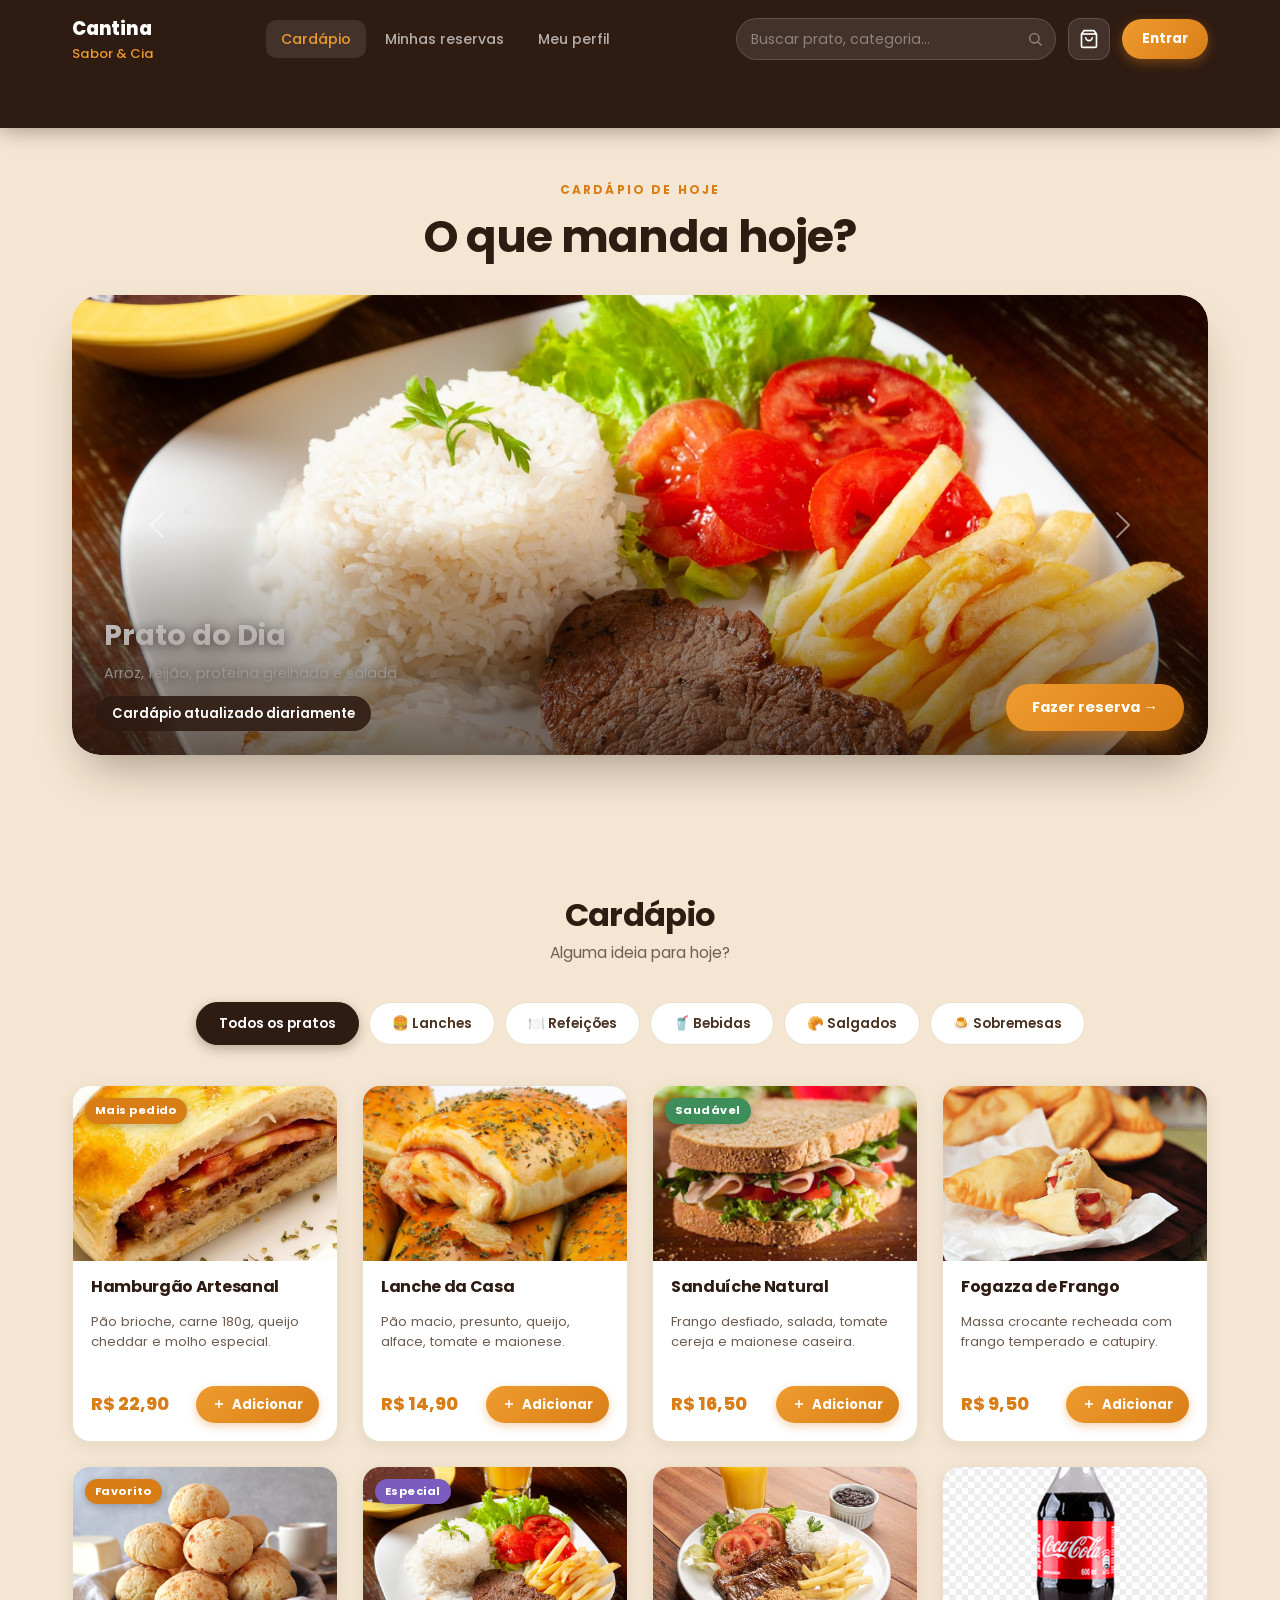
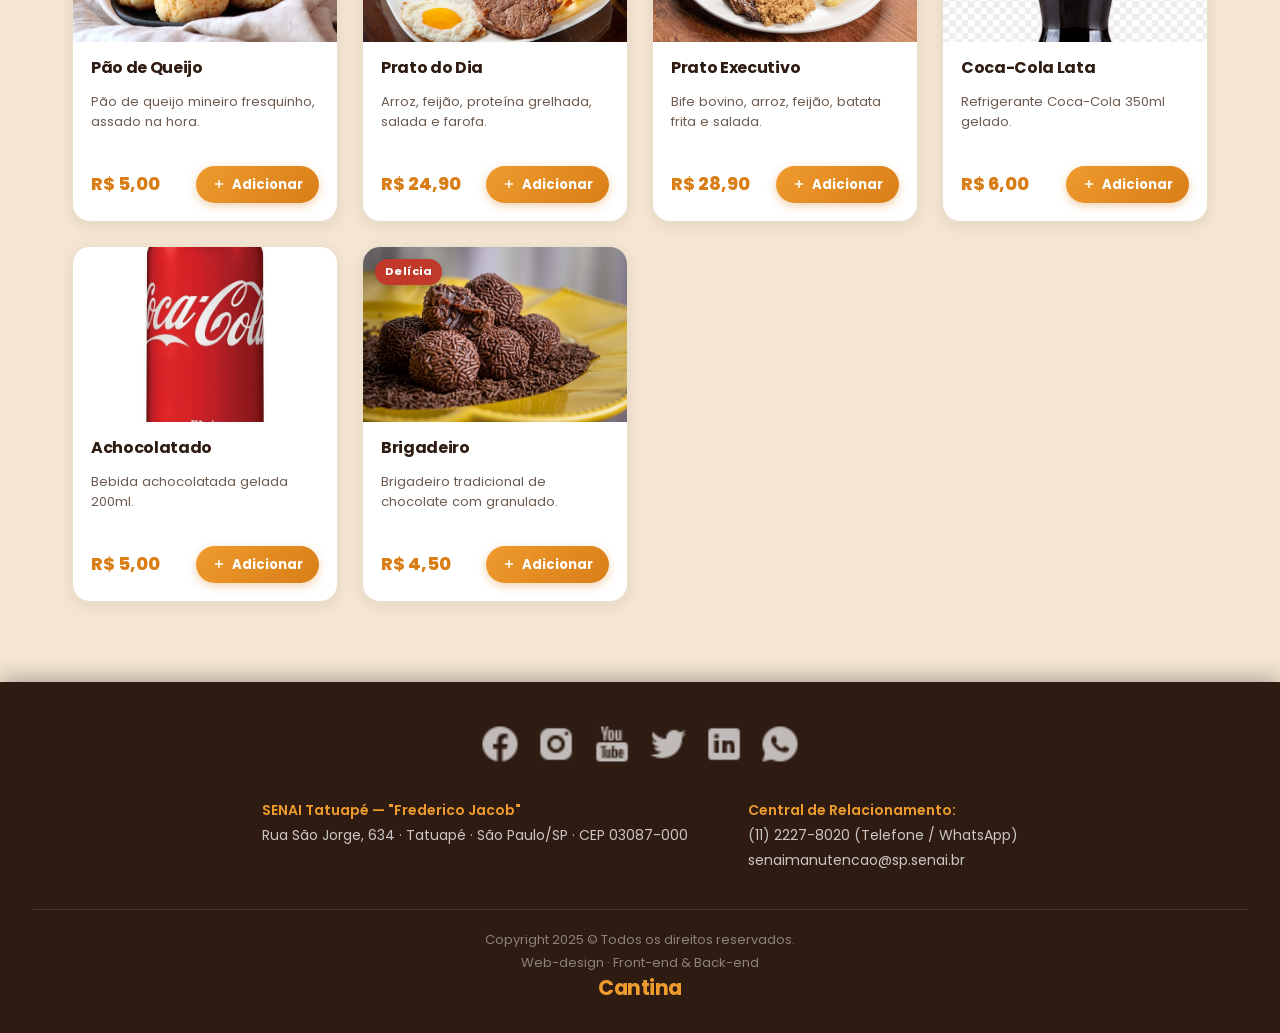
<file: front-cantina/index.html>
<!DOCTYPE html>
<html lang="pt-BR">
<head>
  <meta charset="UTF-8">
  <meta name="viewport" content="width=device-width, initial-scale=1.0">
  <meta name="description" content="Cantina Sabor & Cia — Cardápio online do SENAI Tatuapé. Faça sua reserva de refeição com facilidade.">
  <link rel="stylesheet" href="https://cdn.jsdelivr.net/npm/bootstrap@5.3.3/dist/css/bootstrap.min.css">
  <link rel="stylesheet" href="css/estilo.css">
  <link rel="shortcut icon" href="img/Redes Sociais/coffee-cup.png" type="image/x-icon">
  <title>Cantina Sabor & Cia — SENAI Tatuapé</title>
</head>
<body>

  <!-- HEADER -->
  <header>
    <div class="header-inner">

      <a href="index.html" class="logo">
        <span>Cantina <span class="senai">Sabor &amp; Cia</span></span>
      </a>

      <nav class="main-nav">
        <a href="index.html" class="active">Cardápio</a>
        <a href="pages/reserva.html">Minhas reservas</a>
        <a href="pages/perfil.html">Meu perfil</a>
      </nav>

      <div class="header-right">
        <div class="search-box">
          <input type="text" id="searchInput" placeholder="Buscar prato, categoria..." aria-label="Buscar no cardápio">
          <svg width="16" height="16" viewBox="0 0 24 24" fill="none">
            <circle cx="11" cy="11" r="7" stroke="#9C8C79" stroke-width="2"/>
            <path d="M21 21l-4.3-4.3" stroke="#9C8C79" stroke-width="2" stroke-linecap="round"/>
          </svg>
        </div>
        <a href="pages/carrinho.html" class="cart-btn" id="cartBtnHeader" aria-label="Carrinho">
          <svg width="20" height="20" viewBox="0 0 24 24" fill="none" stroke="white" stroke-width="2">
            <path d="M6 2L3 6v14a2 2 0 002 2h14a2 2 0 002-2V6l-3-4z"/>
            <line x1="3" y1="6" x2="21" y2="6"/>
            <path d="M16 10a4 4 0 01-8 0"/>
          </svg>
          <span class="cart-badge" id="cartBadgeHeader">0</span>
        </a>
        <a href="pages/login.html" class="filter-btn" id="btnEntrar" style="text-decoration:none">Entrar</a>
        <a href="pages/perfil.html" class="c-user" id="headerUser" style="display:none; text-decoration:none">
          <span class="c-user__avatar" id="headerAvatar">?</span>
          <span id="headerNome">Entrar</span>
        </a>
      </div>

    </div>

    <!-- ONDA no rodapé do header -->
    <div class="header-wave">
      <svg viewBox="0 0 1440 80" preserveAspectRatio="none" xmlns="http://www.w3.org/2000/svg">
        <path d="M0,40 C 240,75 480,5 720,32 C 960,60 1200,10 1440,40 L1440,80 L0,80 Z"/>
      </svg>
    </div>
  </header>

  <main>

    <!-- HERO / CARROSSEL -->
    <section class="hero">
      <p class="hero-eyebrow">Cardápio de hoje</p>
      <h1>O que manda hoje?</h1>

      <div class="hero-card">
        <div id="carouselExample" class="carousel slide" data-bs-ride="carousel" data-bs-interval="3500">
          <div class="carousel-inner">
            <div class="carousel-item active">
              <img src="img/produtos/prato.jpg" class="d-block w-100" alt="Prato do dia">
              <div class="carousel-caption-custom">
                <span class="carousel-dish-name">Prato do Dia</span>
                <span class="carousel-dish-desc">Arroz, feijão, proteína grelhada e salada</span>
              </div>
            </div>
            <div class="carousel-item">
              <img src="img/produtos/hamburgao.jpg" class="d-block w-100" alt="Hamburgão Artesanal">
              <div class="carousel-caption-custom">
                <span class="carousel-dish-name">Hamburgão Artesanal</span>
                <span class="carousel-dish-desc">Pão brioche, carne 180g, queijo e molho especial</span>
              </div>
            </div>
            <div class="carousel-item">
              <img src="img/produtos/receita-de-sanduiche-natural.jpg" class="d-block w-100" alt="Sanduíche Natural">
              <div class="carousel-caption-custom">
                <span class="carousel-dish-name">Sanduíche Natural</span>
                <span class="carousel-dish-desc">Frango, salada, tomate e maionese caseira</span>
              </div>
            </div>
          </div>
          <button class="carousel-control-prev" type="button" data-bs-target="#carouselExample" data-bs-slide="prev">
            <span class="carousel-control-prev-icon" aria-hidden="true"></span>
            <span class="visually-hidden">Anterior</span>
          </button>
          <button class="carousel-control-next" type="button" data-bs-target="#carouselExample" data-bs-slide="next">
            <span class="carousel-control-next-icon" aria-hidden="true"></span>
            <span class="visually-hidden">Próximo</span>
          </button>
        </div>
        <span class="hero-tag">Cardápio atualizado diariamente</span>
        <a href="pages/reserva.html" class="hero-cta">Fazer reserva →</a>
      </div>

      <hr class="divisoria">
    </section>

    <!-- MENU / CATEGORIAS -->
    <section class="menu-section" id="menu">
      <h2 class="section-title">Cardápio</h2>
      <p class="section-sub">Alguma ideia para hoje?</p>
      <div class="filter-row" id="categoryFilters">
        <button class="filter-btn active" data-cat="todos">Todos os pratos</button>
        <button class="filter-btn" data-cat="lanches">🍔 Lanches</button>
        <button class="filter-btn" data-cat="refeicoes">🍽️ Refeições</button>
        <button class="filter-btn" data-cat="bebidas">🥤 Bebidas</button>
        <button class="filter-btn" data-cat="salgados">🥐 Salgados</button>
        <button class="filter-btn" data-cat="sobremesas">🍮 Sobremesas</button>
      </div>

      <!-- Grade de produtos -->
      <div class="product-grid" id="productGrid">
        <!-- Preenchido via home.js -->
      </div>
    </section>

  </main>

  <!-- FOOTER -->
  <footer>
    <nav class="redes">
      <a href="https://www.facebook.com/senaisaopaulo" target="_blank"><img src="img/Redes Sociais/face.png" alt="Facebook"></a>
      <a href="https://www.instagram.com/senai.sp/" target="_blank"><img src="img/Redes Sociais/instagram.png" alt="Instagram"></a>
      <a href="https://www.youtube.com/channel/UCaz1BMUVug86pd_uS598X1A" target="_blank"><img src="img/Redes Sociais/youtube.png" alt="YouTube"></a>
      <a href="https://x.com/senaisaopaulo" target="_blank"><img src="img/Redes Sociais/twitter.png" alt="Twitter"></a>
      <a href="https://br.linkedin.com/school/senaisp/" target="_blank"><img src="img/Redes Sociais/linkedin.png" alt="LinkedIn"></a>
      <a href="https://api.whatsapp.com/send?phone=551133220050" target="_blank"><img src="img/Redes Sociais/whatsapp.png" alt="WhatsApp"></a>
    </nav>

    <section class="contato">
      <p>
        <span class="titulo">SENAI Tatuapé — "Frederico Jacob"</span><br>
        Rua São Jorge, 634 · Tatuapé · São Paulo/SP · CEP 03087-000
      </p>
      <p>
        <span class="titulo">Central de Relacionamento:</span><br>
        (11) 2227-8020 (Telefone / WhatsApp)<br>
        senaimanutencao@sp.senai.br
      </p>
    </section>

    <section class="direitos">
      <p>Copyright 2025 © Todos os direitos reservados.</p>
      <p>Web-design · Front-end &amp; Back-end</p>
      <h2>Cantina</h2>
    </section>
  </footer>

  <script src="https://cdn.jsdelivr.net/npm/bootstrap@5.3.3/dist/js/bootstrap.bundle.min.js"></script>
  <script src="js/home.js"></script>
</body>
</html>
</file>
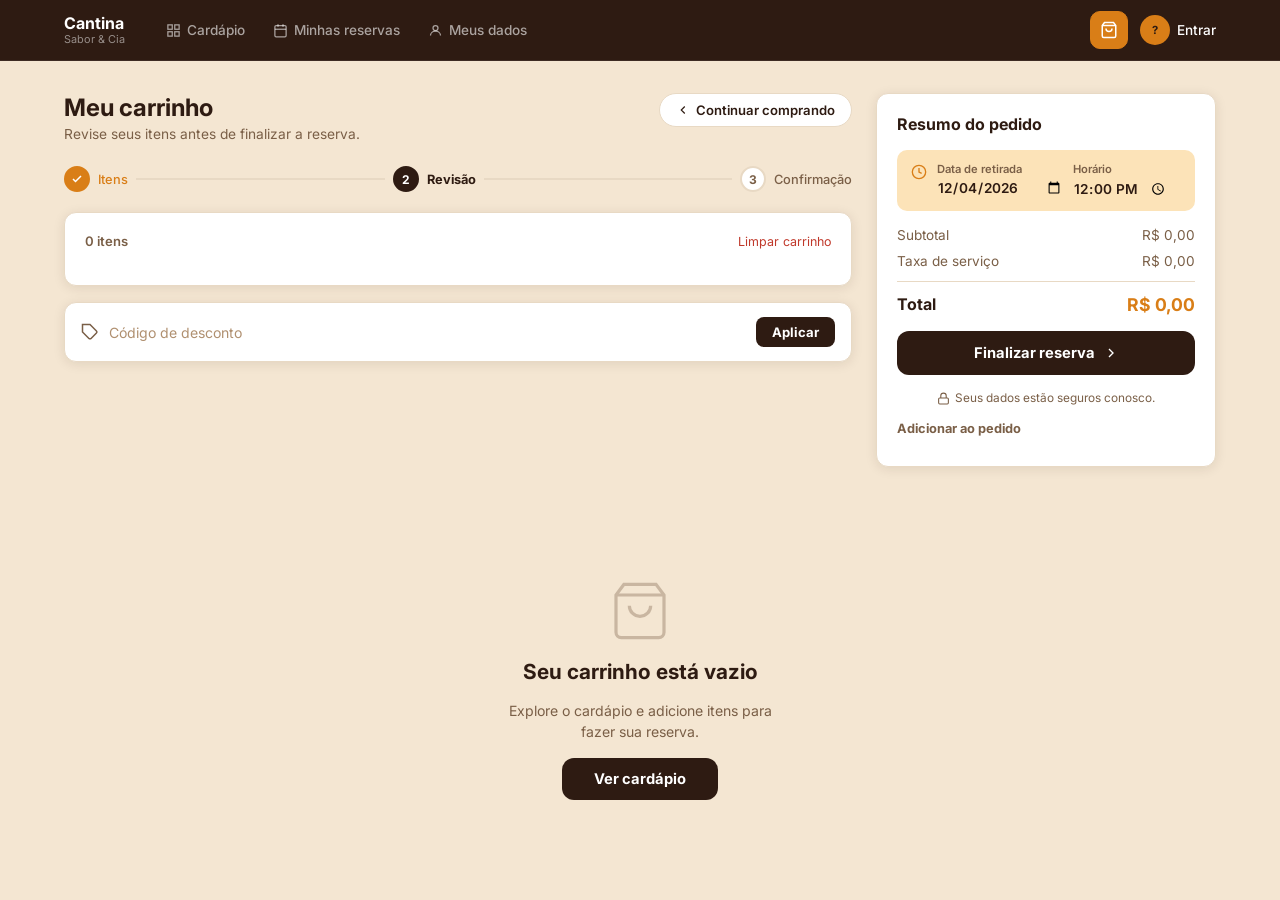
<file: front-cantina/pages/carrinho.html>
<!DOCTYPE html>
<html lang="pt-BR">
<head>
  <meta charset="UTF-8">
  <meta name="viewport" content="width=device-width, initial-scale=1.0">
  <title>Cantina – Carrinho</title>
  <link rel="shortcut icon" href="../img/Redes Sociais/coffee-cup.png" type="image/x-icon">
  <link rel="stylesheet" href="../css/carrinho.css">
</head>
<body>

  <!-- HEADER -->
  <header class="c-header">
    <div class="c-header__inner">
      <a href="../index.html" class="c-logo">
        <span class="c-logo__text">Cantina <small>Sabor &amp; Cia</small></span>
      </a>
      <nav class="c-nav">
        <a href="../index.html" class="c-nav__link">
          <svg width="15" height="15" viewBox="0 0 24 24" fill="none" stroke="currentColor" stroke-width="2"><rect x="3" y="3" width="7" height="7"/><rect x="14" y="3" width="7" height="7"/><rect x="3" y="14" width="7" height="7"/><rect x="14" y="14" width="7" height="7"/></svg>
          Cardápio
        </a>
        <a href="reserva.html" class="c-nav__link">
          <svg width="15" height="15" viewBox="0 0 24 24" fill="none" stroke="currentColor" stroke-width="2"><rect x="3" y="4" width="18" height="18" rx="2"/><line x1="16" y1="2" x2="16" y2="6"/><line x1="8" y1="2" x2="8" y2="6"/><line x1="3" y1="10" x2="21" y2="10"/></svg>
          Minhas reservas
        </a>
        <a href="perfil.html" class="c-nav__link">
          <svg width="15" height="15" viewBox="0 0 24 24" fill="none" stroke="currentColor" stroke-width="2"><circle cx="12" cy="8" r="4"/><path d="M4 20c0-4 3.6-7 8-7s8 3 8 7"/></svg>
          Meus dados
        </a>
      </nav>
      <div class="c-header__actions">
        <a href="carrinho.html" class="c-cart c-cart--active">
          <svg width="18" height="18" viewBox="0 0 24 24" fill="none" stroke="currentColor" stroke-width="2"><path d="M6 2L3 6v14a2 2 0 002 2h14a2 2 0 002-2V6l-3-4z"/><line x1="3" y1="6" x2="21" y2="6"/><path d="M16 10a4 4 0 01-8 0"/></svg>
          <span class="c-cart__badge" id="headerBadge">0</span>
        </a>
        <a href="perfil.html" class="c-user">
          <span class="c-user__avatar" id="headerAvatar">?</span>
          <span id="headerNome">Entrar</span>
        </a>
      </div>
    </div>
  </header>

  <!-- MAIN -->
  <main class="c-main">

    <!-- COLUNA ESQUERDA: itens -->
    <div class="c-left">

      <div class="c-page-title-row">
        <div>
          <h1 class="c-page-title">Meu carrinho</h1>
          <p class="c-page-sub">Revise seus itens antes de finalizar a reserva.</p>
        </div>
        <a href="reserva.html" class="c-btn-ghost">
          <svg width="14" height="14" viewBox="0 0 24 24" fill="none" stroke="currentColor" stroke-width="2"><polyline points="15 18 9 12 15 6"/></svg>
          Continuar comprando
        </a>
      </div>

      <!-- Barra de progresso de etapas -->
      <div class="c-steps">
        <div class="c-step c-step--done">
          <span class="c-step__dot">
            <svg width="12" height="12" viewBox="0 0 24 24" fill="none" stroke="currentColor" stroke-width="3"><polyline points="20 6 9 17 4 12"/></svg>
          </span>
          <span>Itens</span>
        </div>
        <div class="c-step__line"></div>
        <div class="c-step c-step--active">
          <span class="c-step__dot">2</span>
          <span>Revisão</span>
        </div>
        <div class="c-step__line"></div>
        <div class="c-step">
          <span class="c-step__dot">3</span>
          <span>Confirmação</span>
        </div>
      </div>

      <!-- Lista de itens -->
      <div class="c-items-card">
        <div class="c-items-header">
          <span id="itemCount">0 itens</span>
          <button class="c-clear-btn" id="clearBtn">Limpar carrinho</button>
        </div>
        <div id="itemList" class="c-item-list">
          <!-- preenchido via JS -->
        </div>
      </div>

      <!-- Cupom de desconto -->
      <div class="c-coupon-card">
        <svg width="18" height="18" viewBox="0 0 24 24" fill="none" stroke="currentColor" stroke-width="2"><path d="M20.59 13.41l-7.17 7.17a2 2 0 01-2.83 0L2 12V2h10l8.59 8.59a2 2 0 010 2.82z"/><line x1="7" y1="7" x2="7.01" y2="7"/></svg>
        <input type="text" id="couponInput" placeholder="Código de desconto" class="c-coupon-input">
        <button class="c-coupon-btn" id="couponBtn">Aplicar</button>
      </div>
      <p class="c-coupon-msg" id="couponMsg"></p>

    </div>

    <!-- COLUNA DIREITA: resumo -->
    <aside class="c-summary">

      <h2 class="c-summary__title">Resumo do pedido</h2>

      <!-- Data e hora de retirada -->
      <div class="c-pickup-box">
        <svg width="16" height="16" viewBox="0 0 24 24" fill="none" stroke="currentColor" stroke-width="2"><circle cx="12" cy="12" r="10"/><polyline points="12 6 12 12 16 14"/></svg>
        <div>
          <label>Data de retirada</label>
          <input type="date" id="pickupDate" class="c-pickup-input">
        </div>
        <div>
          <label>Horário</label>
          <input type="time" id="pickupTime" value="12:00" class="c-pickup-input">
        </div>
      </div>

      <!-- Totais -->
      <div class="c-totals">
        <div class="c-total-row">
          <span>Subtotal</span>
          <span id="subtotal">R$ 0,00</span>
        </div>
        <div class="c-total-row" id="discountRow" style="display:none">
          <span>Desconto</span>
          <span id="discountVal" class="c-discount-val">− R$ 0,00</span>
        </div>
        <div class="c-total-row">
          <span>Taxa de serviço</span>
          <span id="serviceFee">R$ 0,00</span>
        </div>
        <div class="c-total-divider"></div>
        <div class="c-total-row c-total-row--final">
          <span>Total</span>
          <span id="total" class="c-total-val">R$ 0,00</span>
        </div>
      </div>

      <button class="c-btn-primary" id="finalizarBtn">
        Finalizar reserva
        <svg width="16" height="16" viewBox="0 0 24 24" fill="none" stroke="currentColor" stroke-width="2"><polyline points="9 18 15 12 9 6"/></svg>
      </button>

      <p class="c-secure">
        <svg width="13" height="13" viewBox="0 0 24 24" fill="none" stroke="currentColor" stroke-width="2"><rect x="3" y="11" width="18" height="11" rx="2"/><path d="M7 11V7a5 5 0 0110 0v4"/></svg>
        Seus dados estão seguros conosco.
      </p>

      <!-- Sugestões -->
      <div class="c-suggest">
        <p class="c-suggest__title">Adicionar ao pedido</p>
        <div class="c-suggest__list" id="suggestList"></div>
      </div>

    </aside>

  </main>

  <!-- ESTADO VAZIO (overlay quando não tem itens) -->
  <div class="c-empty" id="emptyState">
    <svg width="64" height="64" viewBox="0 0 24 24" fill="none" stroke="currentColor" stroke-width="1.2"><path d="M6 2L3 6v14a2 2 0 002 2h14a2 2 0 002-2V6l-3-4z"/><line x1="3" y1="6" x2="21" y2="6"/><path d="M16 10a4 4 0 01-8 0"/></svg>
    <h2>Seu carrinho está vazio</h2>
    <p>Explore o cardápio e adicione itens para fazer sua reserva.</p>
    <a href="reserva.html" class="c-btn-primary">Ver cardápio</a>
  </div>

  <script src="../js/carrinho.js"></script>
</body>
</html>
</file>
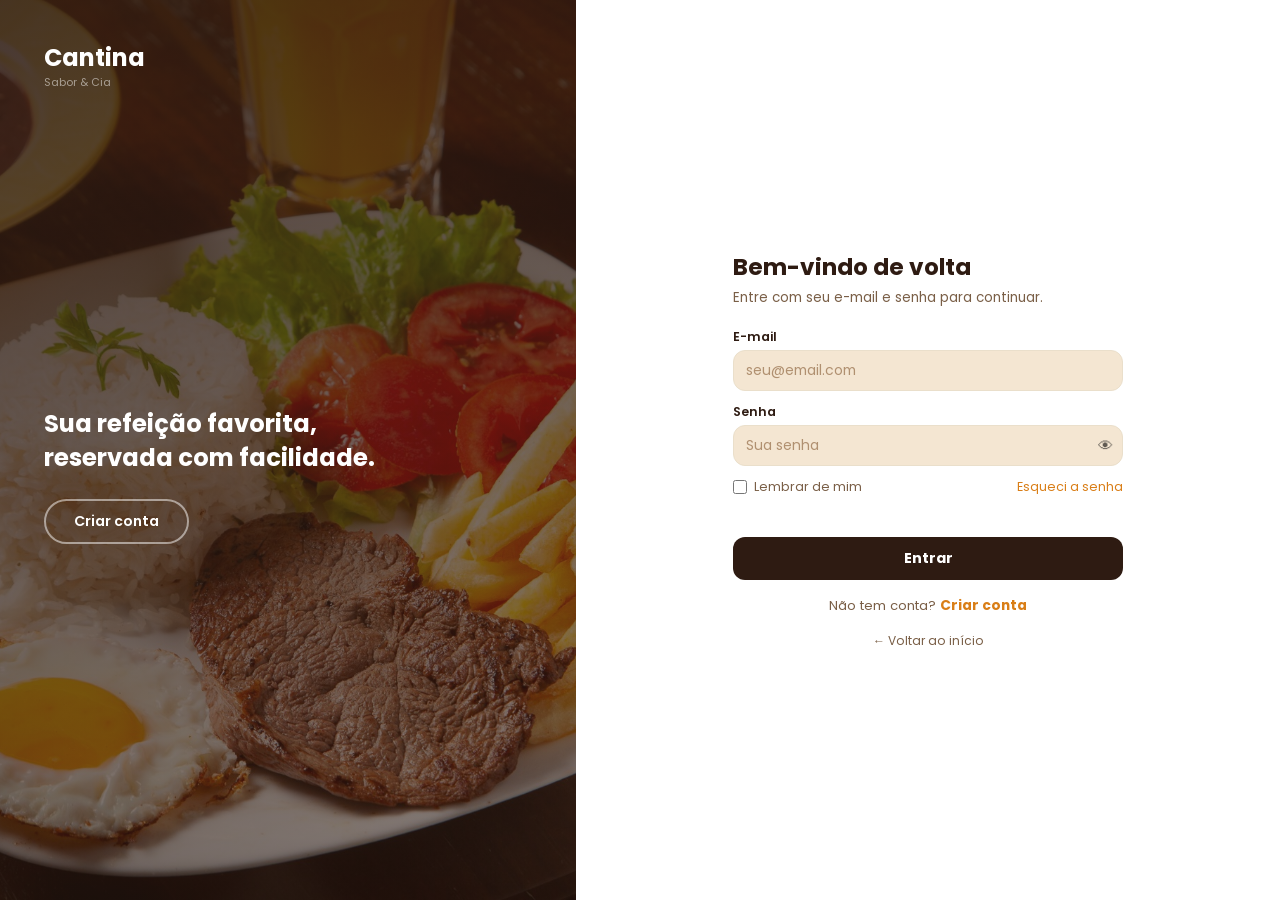
<file: front-cantina/pages/login.html>
<!DOCTYPE html>
<html lang="pt-BR">
<head>
  <meta charset="UTF-8">
  <meta name="viewport" content="width=device-width, initial-scale=1.0">
  <title>Cantina – Entrar / Cadastro</title>
  <link rel="shortcut icon" href="../img/Redes Sociais/coffee-cup.png" type="image/x-icon">
  <link rel="stylesheet" href="../css/auth.css">
</head>
<body>

<div class="ac" id="ac">

  <!-- PAINEL VISUAL -->
  <div class="ac__panel">
    <div class="ac__panel-overlay"></div>
    <img class="ac__panel-img ac__panel-img--a" src="../img/produtos/prato.jpg" alt="">
    <img class="ac__panel-img ac__panel-img--b" src="../img/produtos/receita-de-sanduiche-natural.jpg" alt="">
    <div class="ac__panel-body">
      <a href="../index.html" class="ac__logo">
        <span class="ac__logo-text">Cantina <small>Sabor &amp; Cia</small></span>
      </a>
      <div class="ac__panel-msg">
        <p class="ac__tagline" id="panelTagline">Sua refeição favorita,<br>reservada com facilidade.</p>
        <button class="ac__ghost-btn" id="panelSwitch">Criar conta</button>
      </div>
    </div>
  </div>

  <!-- FORMULÁRIOS -->
  <div class="ac__forms-outer">
    <div class="ac__forms-track" id="acTrack">

      <!-- LOGIN -->
      <div class="ac__form-page">
        <div class="ac__form-inner">
          <div class="ac__form-header">
            <h1>Bem-vindo de volta</h1>
            <p>Entre com seu e-mail e senha para continuar.</p>
          </div>
          <form id="formLogin" novalidate>
            <div class="ac__field">
              <label for="l-email">E-mail</label>
              <input id="l-email" type="email" placeholder="seu@email.com" autocomplete="email">
            </div>
            <div class="ac__field">
              <label for="l-pass">Senha</label>
              <div class="ac__input-wrap">
                <input id="l-pass" type="password" placeholder="Sua senha" autocomplete="current-password">
                <button type="button" class="ac__eye" data-target="l-pass" aria-label="Mostrar senha">👁</button>
              </div>
            </div>
            <div class="ac__row">
              <label class="ac__check"><input type="checkbox"> Lembrar de mim</label>
              <a href="#" class="ac__link">Esqueci a senha</a>
            </div>
            <p class="ac__error" id="loginError"></p>
            <button type="submit" class="ac__btn">Entrar</button>
          </form>
          <p class="ac__switch">Não tem conta? <button class="ac__switch-btn" id="goRegister">Criar conta</button></p>
          <a href="../index.html" class="ac__back">← Voltar ao início</a>
        </div>
      </div>

      <!-- CADASTRO -->
      <div class="ac__form-page">
        <div class="ac__form-inner">
          <div class="ac__form-header">
            <h1>Criar conta</h1>
            <p>Preencha os dados abaixo para se cadastrar.</p>
          </div>
          <form id="formRegister" novalidate>
            <div class="ac__field">
              <label>Tipo de acesso</label>
              <div class="ac__tipo-row">
                <label class="ac__tipo-card">
                  <input type="radio" name="tipo" value="aluno" checked>
                  <span class="ac__tipo-box">
                    <svg width="22" height="22" viewBox="0 0 24 24" fill="none" stroke="currentColor" stroke-width="2"><path d="M22 10v6M2 10l10-5 10 5-10 5z"/><path d="M6 12v5c3 3 9 3 12 0v-5"/></svg>
                    Aluno
                  </span>
                </label>
                <label class="ac__tipo-card">
                  <input type="radio" name="tipo" value="professor">
                  <span class="ac__tipo-box">
                    <svg width="22" height="22" viewBox="0 0 24 24" fill="none" stroke="currentColor" stroke-width="2"><rect x="2" y="3" width="20" height="14" rx="2"/><path d="M8 21h8M12 17v4"/></svg>
                    Professor
                  </span>
                </label>
              </div>
            </div>
            <div class="ac__field">
              <label for="r-name">Nome completo</label>
              <input id="r-name" type="text" placeholder="Seu nome completo" autocomplete="name">
            </div>
            <div class="ac__field">
              <label for="r-email">E-mail institucional</label>
              <input id="r-email" type="email" placeholder="seu@sp.senai.br" autocomplete="email">
            </div>
            <div class="ac__field">
              <label for="r-phone">Telefone</label>
              <input id="r-phone" type="tel" placeholder="(11) 99999-9999" autocomplete="tel">
            </div>
            <div class="ac__2col">
              <div class="ac__field">
                <label for="r-pass">Senha</label>
                <div class="ac__input-wrap">
                  <input id="r-pass" type="password" placeholder="Mín. 8 caracteres" autocomplete="new-password">
                  <button type="button" class="ac__eye" data-target="r-pass" aria-label="Mostrar senha">👁</button>
                </div>
              </div>
              <div class="ac__field">
                <label for="r-pass2">Confirmar</label>
                <div class="ac__input-wrap">
                  <input id="r-pass2" type="password" placeholder="Repita a senha" autocomplete="new-password">
                  <button type="button" class="ac__eye" data-target="r-pass2" aria-label="Mostrar senha">👁</button>
                </div>
              </div>
            </div>
            <div class="ac__strength">
              <div class="ac__strength-bar"><div id="sFill"></div></div>
              <span id="sLabel">Força da senha</span>
            </div>
            <label class="ac__check ac__check--terms">
              <input type="checkbox" id="termsCheck">
              Li e aceito os <a href="#" class="ac__link">Termos de Uso</a> e a <a href="#" class="ac__link">Política de Privacidade</a>
            </label>
            <p class="ac__error" id="registerError"></p>
            <button type="submit" class="ac__btn">Criar conta</button>
          </form>
          <p class="ac__switch">Já tem conta? <button class="ac__switch-btn" id="goLogin">Fazer login</button></p>
          <a href="../index.html" class="ac__back">← Voltar ao início</a>
        </div>
      </div>

    </div>
  </div>
</div>

<script src="../js/auth.js"></script>
</body>
</html>
</file>
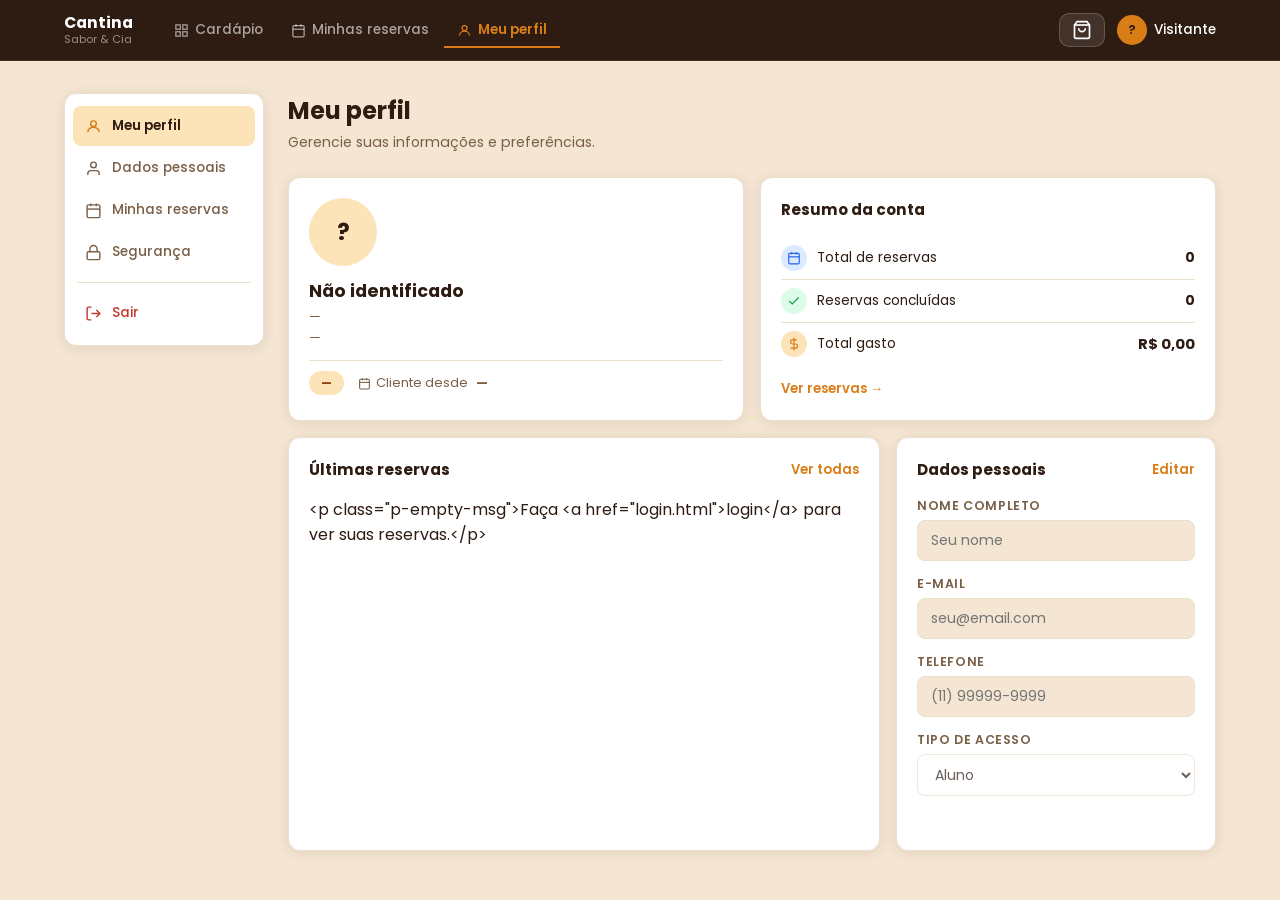
<file: front-cantina/pages/perfil.html>
<!DOCTYPE html>
<html lang="pt-BR">
<head>
  <meta charset="UTF-8">
  <meta name="viewport" content="width=device-width, initial-scale=1.0">
  <meta name="description" content="Cantina Sabor & Cia — Meu Perfil">
  <title>Cantina – Meu Perfil</title>
  <link rel="shortcut icon" href="../img/Redes Sociais/coffee-cup.png" type="image/x-icon">
  <link rel="stylesheet" href="../css/perfil.css">
</head>
<body>

  <!-- HEADER -->
  <header class="p-header">
    <div class="p-header__inner">
      <a href="../index.html" class="p-logo">
        <span class="p-logo__text">Cantina <small>Sabor &amp; Cia</small></span>
      </a>
      <nav class="p-nav">
        <a href="../index.html" class="p-nav__link">
          <svg width="15" height="15" viewBox="0 0 24 24" fill="none" stroke="currentColor" stroke-width="2"><rect x="3" y="3" width="7" height="7"/><rect x="14" y="3" width="7" height="7"/><rect x="3" y="14" width="7" height="7"/><rect x="14" y="14" width="7" height="7"/></svg>
          Cardápio
        </a>
        <a href="reserva.html" class="p-nav__link">
          <svg width="15" height="15" viewBox="0 0 24 24" fill="none" stroke="currentColor" stroke-width="2"><rect x="3" y="4" width="18" height="18" rx="2"/><line x1="16" y1="2" x2="16" y2="6"/><line x1="8" y1="2" x2="8" y2="6"/><line x1="3" y1="10" x2="21" y2="10"/></svg>
          Minhas reservas
        </a>
        <a href="perfil.html" class="p-nav__link p-nav__link--active">
          <svg width="15" height="15" viewBox="0 0 24 24" fill="none" stroke="currentColor" stroke-width="2"><circle cx="12" cy="8" r="4"/><path d="M4 20c0-4 3.6-7 8-7s8 3 8 7"/></svg>
          Meu perfil
        </a>
      </nav>
      <div class="p-header__actions">
        <a href="carrinho.html" class="p-cart" aria-label="Carrinho">
          <svg width="20" height="20" viewBox="0 0 24 24" fill="none" stroke="currentColor" stroke-width="2"><path d="M6 2L3 6v14a2 2 0 002 2h14a2 2 0 002-2V6l-3-4z"/><line x1="3" y1="6" x2="21" y2="6"/><path d="M16 10a4 4 0 01-8 0"/></svg>
          <span class="p-cart__badge" id="cartBadge">0</span>
        </a>
        <div class="p-user" id="userHeaderBtn">
          <span class="p-user__avatar" id="headerAvatar">?</span>
          <span id="headerNome">Carregando...</span>
        </div>
      </div>
    </div>
  </header>

  <!-- LAYOUT PRINCIPAL -->
  <div class="p-layout">

    <!-- SIDEBAR -->
    <aside class="p-sidebar">
      <nav class="p-side-nav">
        <a href="#" class="p-side-link p-side-link--active" data-section="perfil">
          <svg width="17" height="17" viewBox="0 0 24 24" fill="none" stroke="currentColor" stroke-width="2"><circle cx="12" cy="8" r="4"/><path d="M4 20c0-4 3.6-7 8-7s8 3 8 7"/></svg>
          Meu perfil
        </a>
        <a href="#" class="p-side-link" data-section="dados">
          <svg width="17" height="17" viewBox="0 0 24 24" fill="none" stroke="currentColor" stroke-width="2"><path d="M20 21v-2a4 4 0 00-4-4H8a4 4 0 00-4 4v2"/><circle cx="12" cy="7" r="4"/></svg>
          Dados pessoais
        </a>
        <a href="#" class="p-side-link" data-section="reservas">
          <svg width="17" height="17" viewBox="0 0 24 24" fill="none" stroke="currentColor" stroke-width="2"><rect x="3" y="4" width="18" height="18" rx="2"/><line x1="16" y1="2" x2="16" y2="6"/><line x1="8" y1="2" x2="8" y2="6"/><line x1="3" y1="10" x2="21" y2="10"/></svg>
          Minhas reservas
        </a>
        <a href="#" class="p-side-link" data-section="seguranca">
          <svg width="17" height="17" viewBox="0 0 24 24" fill="none" stroke="currentColor" stroke-width="2"><rect x="3" y="11" width="18" height="11" rx="2"/><path d="M7 11V7a5 5 0 0110 0v4"/></svg>
          Segurança
        </a>
        <div class="p-side-divider"></div>
        <a href="login.html" class="p-side-link p-side-link--sair">
          <svg width="17" height="17" viewBox="0 0 24 24" fill="none" stroke="currentColor" stroke-width="2"><path d="M9 21H5a2 2 0 01-2-2V5a2 2 0 012-2h4"/><polyline points="16 17 21 12 16 7"/><line x1="21" y1="12" x2="9" y2="12"/></svg>
          Sair
        </a>
      </nav>
    </aside>

    <!-- CONTEÚDO PRINCIPAL -->
    <main class="p-main">
      <h1 class="p-title">Meu perfil</h1>
      <p class="p-sub">Gerencie suas informações e preferências.</p>

      <!-- TOPO: card de usuário + resumo -->
      <div class="p-top-grid">

        <!-- Card usuário -->
        <div class="p-card p-user-card">
          <div class="p-avatar" id="avatarInicio">?</div>
          <div class="p-user-info">
            <h2 id="nomeUsuario">—</h2>
            <p id="emailUsuario">—</p>
            <p id="telefoneUsuario">—</p>
          </div>
          <div class="p-user-meta">
            <span class="p-tipo-badge" id="tipoBadge">—</span>
            <span class="p-since">
              <svg width="13" height="13" viewBox="0 0 24 24" fill="none" stroke="currentColor" stroke-width="2"><rect x="3" y="4" width="18" height="18" rx="2"/><line x1="16" y1="2" x2="16" y2="6"/><line x1="8" y1="2" x2="8" y2="6"/><line x1="3" y1="10" x2="21" y2="10"/></svg>
              Cliente desde&nbsp;<strong id="membroDesde">—</strong>
            </span>
          </div>
        </div>

        <!-- Resumo da conta -->
        <div class="p-card p-summary">
          <h3>Resumo da conta</h3>
          <div class="p-summary-row">
            <span class="p-summary-icon p-summary-icon--blue">
              <svg width="14" height="14" viewBox="0 0 24 24" fill="none" stroke="currentColor" stroke-width="2"><rect x="3" y="4" width="18" height="18" rx="2"/><line x1="16" y1="2" x2="16" y2="6"/><line x1="8" y1="2" x2="8" y2="6"/><line x1="3" y1="10" x2="21" y2="10"/></svg>
            </span>
            <span>Total de reservas</span>
            <strong id="totalReservas">0</strong>
          </div>
          <div class="p-summary-row">
            <span class="p-summary-icon p-summary-icon--green">
              <svg width="14" height="14" viewBox="0 0 24 24" fill="none" stroke="currentColor" stroke-width="2"><polyline points="20 6 9 17 4 12"/></svg>
            </span>
            <span>Reservas concluídas</span>
            <strong id="reservasConcluidas">0</strong>
          </div>
          <div class="p-summary-row">
            <span class="p-summary-icon p-summary-icon--amber">
              <svg width="14" height="14" viewBox="0 0 24 24" fill="none" stroke="currentColor" stroke-width="2"><line x1="12" y1="1" x2="12" y2="23"/><path d="M17 5H9.5a3.5 3.5 0 000 7h5a3.5 3.5 0 010 7H6"/></svg>
            </span>
            <span>Total gasto</span>
            <strong class="p-total-val" id="totalGasto">R$ 0,00</strong>
          </div>
          <a href="reserva.html" class="p-link-arrow">Ver reservas →</a>
        </div>

      </div><!-- /p-top-grid -->

      <!-- INFERIOR: últimas reservas + dados pessoais -->
      <div class="p-bottom-grid">

        <!-- Últimas reservas -->
        <div class="p-card p-reservas">
          <div class="p-card-header">
            <h3>Últimas reservas</h3>
            <a href="reserva.html" class="p-link-sm">Ver todas</a>
          </div>
          <div id="listaReservas">
            <p class="p-empty-msg">Nenhuma reserva encontrada.</p>
          </div>
        </div>

        <!-- Dados pessoais (edição rápida) -->
        <div class="p-right-col">
          <div class="p-card p-dados-form">
            <div class="p-card-header">
              <h3>Dados pessoais</h3>
              <button class="p-link-sm" id="btnEditar">Editar</button>
            </div>
            <form id="formDados" novalidate>
              <div class="p-field">
                <label for="inputNome">Nome completo</label>
                <input type="text" id="inputNome" disabled placeholder="Seu nome">
              </div>
              <div class="p-field">
                <label for="inputEmail">E-mail</label>
                <input type="email" id="inputEmail" disabled placeholder="seu@email.com">
              </div>
              <div class="p-field">
                <label for="inputTelefone">Telefone</label>
                <input type="tel" id="inputTelefone" disabled placeholder="(11) 99999-9999">
              </div>
              <div class="p-field">
                <label for="selectTipo">Tipo de acesso</label>
                <select id="selectTipo" disabled style="padding: 9px 13px; border: 1.5px solid var(--line); border-radius: 8px; font-size: .88rem; font-family: 'Poppins', sans-serif; color: var(--coffee); background: var(--white); width: 100%;">
                  <option value="aluno">Aluno</option>
                  <option value="professor">Professor</option>
                </select>
              </div>
              <div class="p-form-actions" id="formActions" style="display:none">
                <button type="submit" class="p-btn-salvar">Salvar</button>
                <button type="button" class="p-btn-cancelar" id="btnCancelar">Cancelar</button>
              </div>
              <p class="p-form-feedback" id="formFeedback"></p>
            </form>
          </div>
        </div>

      </div><!-- /p-bottom-grid -->

    </main>
  </div><!-- /p-layout -->

  <script src="../js/perfil.js"></script>
</body>
</html>
</file>
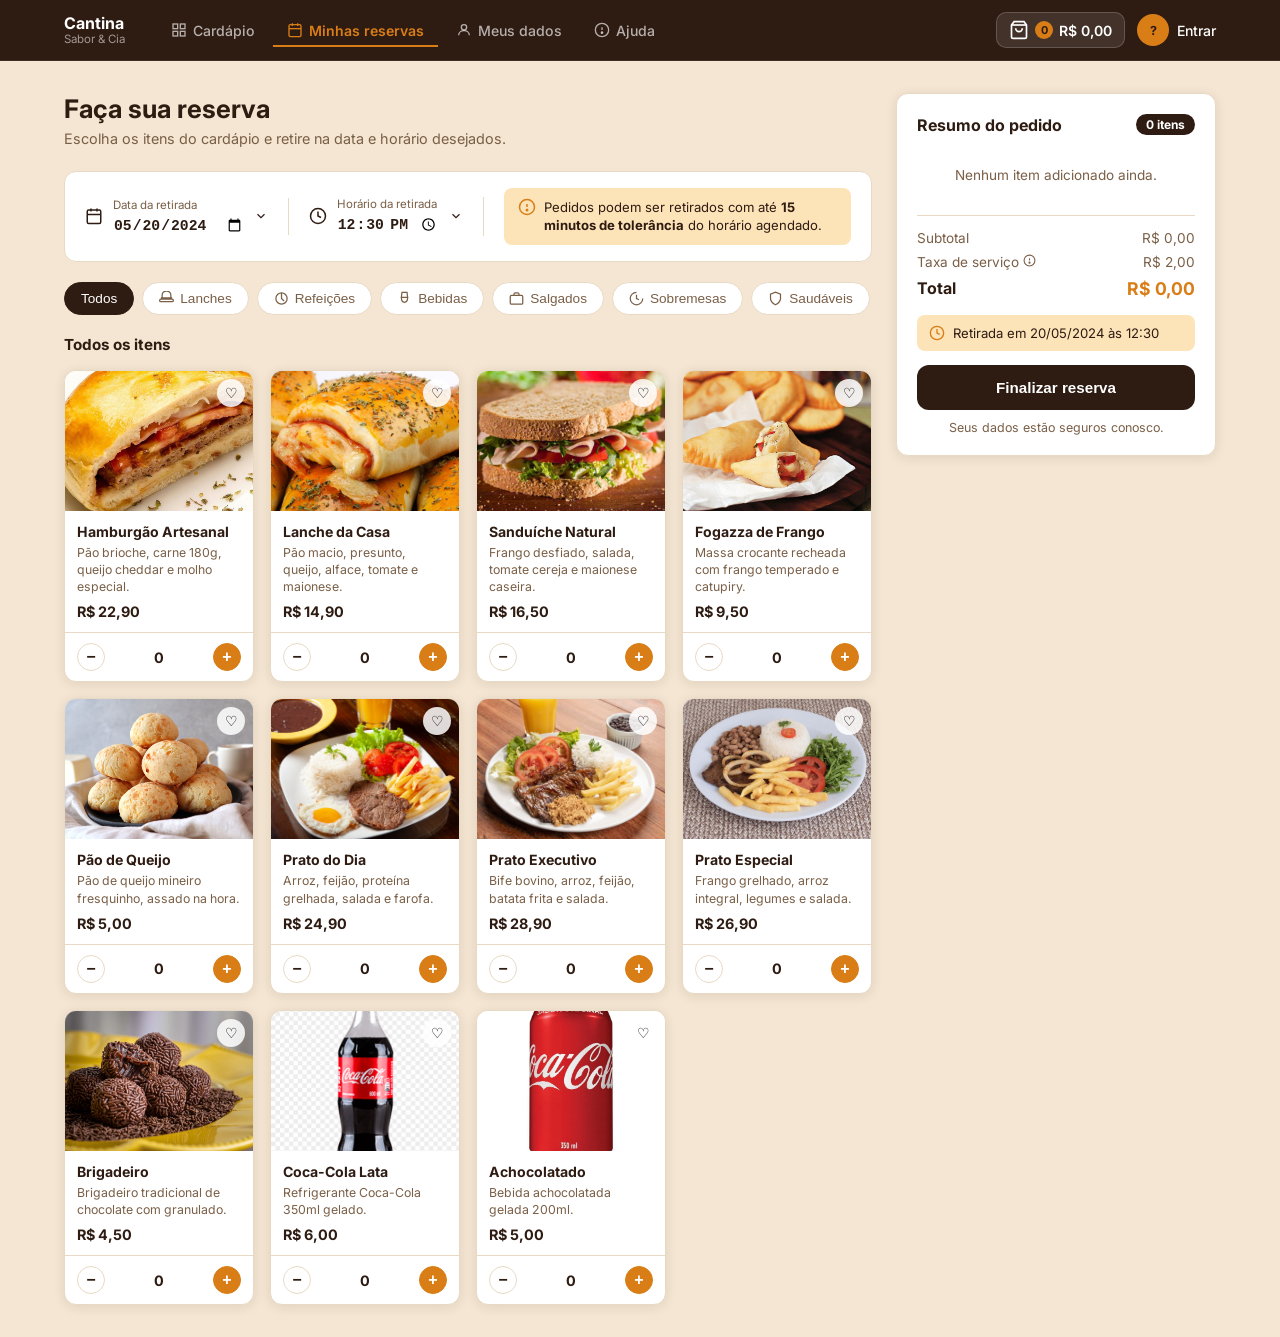
<file: front-cantina/pages/reserva.html>
<!DOCTYPE html>
<html lang="pt-BR">
<head>
  <meta charset="UTF-8">
  <meta name="viewport" content="width=device-width, initial-scale=1.0">
  <title>Cantina – Faça sua reserva</title>
  <link rel="shortcut icon" href="../img/Redes Sociais/coffee-cup.png" type="image/x-icon">
  <link rel="stylesheet" href="../css/reserva.css">
</head>
<body>

  <!-- HEADER -->
  <header class="r-header">
    <div class="r-header__inner">
      <a href="../index.html" class="r-logo">
        <span class="r-logo__text">Cantina <small>Sabor &amp; Cia</small></span>
      </a>
      <nav class="r-nav">
        <a href="../index.html" class="r-nav__link">
          <svg width="16" height="16" viewBox="0 0 24 24" fill="none" stroke="currentColor" stroke-width="2"><rect x="3" y="3" width="7" height="7"/><rect x="14" y="3" width="7" height="7"/><rect x="3" y="14" width="7" height="7"/><rect x="14" y="14" width="7" height="7"/></svg>
          Cardápio
        </a>
        <a href="reserva.html" class="r-nav__link r-nav__link--active">
          <svg width="16" height="16" viewBox="0 0 24 24" fill="none" stroke="currentColor" stroke-width="2"><rect x="3" y="4" width="18" height="18" rx="2"/><line x1="16" y1="2" x2="16" y2="6"/><line x1="8" y1="2" x2="8" y2="6"/><line x1="3" y1="10" x2="21" y2="10"/></svg>
          Minhas reservas
        </a>
        <a href="perfil.html" class="r-nav__link">
          <svg width="16" height="16" viewBox="0 0 24 24" fill="none" stroke="currentColor" stroke-width="2"><circle cx="12" cy="8" r="4"/><path d="M4 20c0-4 3.6-7 8-7s8 3 8 7"/></svg>
          Meus dados
        </a>
        <a href="#" class="r-nav__link">
          <svg width="16" height="16" viewBox="0 0 24 24" fill="none" stroke="currentColor" stroke-width="2"><circle cx="12" cy="12" r="10"/><line x1="12" y1="8" x2="12" y2="12"/><circle cx="12" cy="16" r="1" fill="currentColor"/></svg>
          Ajuda
        </a>
      </nav>
      <div class="r-header__actions">
        <a href="carrinho.html" class="r-cart">
          <svg width="20" height="20" viewBox="0 0 24 24" fill="none" stroke="currentColor" stroke-width="2"><path d="M6 2L3 6v14a2 2 0 002 2h14a2 2 0 002-2V6l-3-4z"/><line x1="3" y1="6" x2="21" y2="6"/><path d="M16 10a4 4 0 01-8 0"/></svg>
          <span class="r-cart__badge" id="cartBadge">0</span>
          <span class="r-cart__total" id="cartTotal">R$ 0,00</span>
        </a>
        <a href="perfil.html" class="r-user" style="text-decoration:none">
          <span class="r-user__avatar" id="headerAvatar">?</span>
          <span id="headerNome">Entrar</span>
        </a>
      </div>
  </header>

  <!-- MAIN -->
  <main class="r-main">

    <!-- CONTEÚDO ESQUERDO -->
    <div class="r-content">
      <h1 class="r-page-title">Faça sua reserva</h1>
      <p class="r-page-sub">Escolha os itens do cardápio e retire na data e horário desejados.</p>

      <!-- SELETOR DE DATA/HORA -->
      <div class="r-schedule">
        <div class="r-schedule__field">
          <svg width="18" height="18" viewBox="0 0 24 24" fill="none" stroke="currentColor" stroke-width="2"><rect x="3" y="4" width="18" height="18" rx="2"/><line x1="16" y1="2" x2="16" y2="6"/><line x1="8" y1="2" x2="8" y2="6"/><line x1="3" y1="10" x2="21" y2="10"/></svg>
          <div>
            <label>Data da retirada</label>
            <input type="date" id="pickupDate" value="2024-05-20">
          </div>
          <svg width="14" height="14" viewBox="0 0 24 24" fill="none" stroke="currentColor" stroke-width="2"><polyline points="6 9 12 15 18 9"/></svg>
        </div>
        <div class="r-schedule__field">
          <svg width="18" height="18" viewBox="0 0 24 24" fill="none" stroke="currentColor" stroke-width="2"><circle cx="12" cy="12" r="10"/><polyline points="12 6 12 12 16 14"/></svg>
          <div>
            <label>Horário da retirada</label>
            <input type="time" id="pickupTime" value="12:30">
          </div>
          <svg width="14" height="14" viewBox="0 0 24 24" fill="none" stroke="currentColor" stroke-width="2"><polyline points="6 9 12 15 18 9"/></svg>
        </div>
        <div class="r-schedule__info">
          <svg width="18" height="18" viewBox="0 0 24 24" fill="none" stroke="currentColor" stroke-width="2"><circle cx="12" cy="12" r="10"/><line x1="12" y1="8" x2="12" y2="12"/><circle cx="12" cy="16" r="1" fill="currentColor"/></svg><p>Pedidos podem ser retirados com até <strong>15 minutos de tolerância</strong> do horário agendado.</p>
        </div>
      </div>

      <!-- FILTROS DE CATEGORIA -->
      <div class="r-cats">
        <button class="r-cat active" data-cat="todos">Todos</button>
        <button class="r-cat" data-cat="lanches">
          <svg width="15" height="15" viewBox="0 0 24 24" fill="none" stroke="currentColor" stroke-width="2"><path d="M3 11h18M5 11V7a7 7 0 0114 0v4M3 17h18a2 2 0 000-4H3a2 2 0 000 4z"/></svg>
          Lanches
        </button>
        <button class="r-cat" data-cat="refeicoes">
          <svg width="15" height="15" viewBox="0 0 24 24" fill="none" stroke="currentColor" stroke-width="2"><circle cx="12" cy="12" r="9"/><path d="M12 3v9l4 4"/></svg>
          Refeições
        </button>
        <button class="r-cat" data-cat="bebidas">
          <svg width="15" height="15" viewBox="0 0 24 24" fill="none" stroke="currentColor" stroke-width="2"><path d="M8 2h8l1 8H7L8 2z"/><path d="M7 10c0 5 2 8 5 8s5-3 5-8"/></svg>
          Bebidas
        </button>
        <button class="r-cat" data-cat="salgados">
          <svg width="15" height="15" viewBox="0 0 24 24" fill="none" stroke="currentColor" stroke-width="2"><rect x="2" y="7" width="20" height="14" rx="2"/><path d="M16 7V5a2 2 0 00-2-2h-4a2 2 0 00-2 2v2"/></svg>
          Salgados
        </button>
        <button class="r-cat" data-cat="sobremesas">
          <svg width="15" height="15" viewBox="0 0 24 24" fill="none" stroke="currentColor" stroke-width="2"><path d="M12 2C6.5 2 2 6.5 2 12s4.5 10 10 10 10-4.5 10-10"/><path d="M12 6v6l4 2"/></svg>
          Sobremesas
        </button>
        <button class="r-cat" data-cat="saudaveis">
          <svg width="15" height="15" viewBox="0 0 24 24" fill="none" stroke="currentColor" stroke-width="2"><path d="M12 22s8-4 8-10V5l-8-3-8 3v7c0 6 8 10 8 10z"/></svg>
          Saudáveis
        </button>
      </div>

      <!-- GRID DE ITENS -->
      <p class="r-grid-label">Todos os itens</p>
      <div class="r-grid" id="itemGrid"></div>
    </div>

    <!-- PAINEL LATERAL DIREITO -->
    <aside class="r-aside">
      <div class="r-aside__header">
        <h2>Resumo do pedido</h2>
        <span class="r-aside__count" id="asideCount">0 itens</span>
      </div>
      <div class="r-aside__items" id="asideItems">
        <p class="r-aside__empty">Nenhum item adicionado ainda.</p>
      </div>
      <div class="r-aside__totals">
        <div class="r-aside__row"><span>Subtotal</span><span id="subtotal">R$ 0,00</span></div>
        <div class="r-aside__row"><span>Taxa de serviço <svg width="13" height="13" viewBox="0 0 24 24" fill="none" stroke="currentColor" stroke-width="2"><circle cx="12" cy="12" r="10"/><line x1="12" y1="8" x2="12" y2="12"/><circle cx="12" cy="16" r="1" fill="currentColor"/></svg></span><span>R$ 2,00</span></div>
      </div>
      <div class="r-aside__total-row">
        <span>Total</span>
        <span class="r-aside__total-val" id="totalVal">R$ 0,00</span>
      </div>
      <div class="r-aside__pickup">
        <svg width="16" height="16" viewBox="0 0 24 24" fill="none" stroke="currentColor" stroke-width="2"><circle cx="12" cy="12" r="10"/><polyline points="12 6 12 12 16 14"/></svg>
        <span id="asidePickup">Retirada em 20/05/2024 às 12:30</span>
      </div>
      <button class="r-aside__btn" id="finalizarBtn">Finalizar reserva</button>
      <p class="r-aside__secure"> Seus dados estão seguros conosco.</p>
    </aside>

  </main>

  <script src="../js/reserva.js"></script>
</body>
</html>
</file>
<file: front-cantina/css/estilo.css>
@import url('https://fonts.googleapis.com/css2?family=Poppins:wght@300;400;500;600;700;800&display=swap');

/* ══════════════════════════════════════════════════════
   DESIGN TOKENS
══════════════════════════════════════════════════════ */
:root {
  --cream:        #FBF3E7;
  --cream-2:      #F4E6D2;
  --coffee:       #2E1B12;
  --coffee-soft:  #4A3323;
  --coffee-light: #6B4C35;
  --amber:        #EE9B2E;
  --amber-deep:   #D97E17;
  --amber-pale:   #FCE3B8;
  --white:        #FFFFFF;
  --line:         #EADFCB;
  --ok:           #3E8E5B;
  --radius-lg:    28px;
  --radius-md:    18px;
  --radius-sm:    12px;
  --shadow:       0 12px 30px -14px rgba(46,27,18,0.35);
  --shadow-lg:    0 24px 48px -16px rgba(46,27,18,0.40);
  --transition:   0.18s ease;
}

/* ══════════════════════════════════════════════════════
   RESET / BASE
══════════════════════════════════════════════════════ */
*, *::before, *::after { box-sizing: border-box; margin: 0; padding: 0; }

body {
  background-color: var(--cream-2);
  font-family: 'Poppins', 'Arial', sans-serif;
  color: var(--coffee);
  line-height: 1.6;
}

h1, h2, h3 {
  font-family: 'Poppins', 'Arial', sans-serif;
  font-weight: 700;
  letter-spacing: -0.02em;
  color: var(--coffee);
}

/* ══════════════════════════════════════════════════════
   HEADER
══════════════════════════════════════════════════════ */
header {
  position: sticky;
  top: 0;
  z-index: 100;
  background: var(--coffee);
  box-shadow: 0 2px 20px rgba(46,27,18,0.4);
}

.header-inner {
  display: flex;
  align-items: center;
  justify-content: space-between;
  padding: 14px 32px;
  max-width: 1200px;
  margin: 0 auto;
  gap: 24px;
}

/* Logo */
.logo {
  display: flex;
  align-items: center;
  gap: 10px;
  font-weight: 800;
  font-size: 1.15rem;
  color: var(--white);
  text-decoration: none;
  white-space: nowrap;
  letter-spacing: -0.01em;
}
.logo .senai {
  color: var(--amber);
  font-weight: 500;
  font-size: .82rem;
  display: block;
  letter-spacing: 0;
}

/* Nav */
nav.main-nav {
  display: flex;
  align-items: center;
  gap: 4px;
}
nav.main-nav a {
  padding: 8px 15px;
  border-radius: 10px;
  color: rgba(255,255,255,.65);
  font-weight: 500;
  font-size: .88rem;
  text-decoration: none;
  transition: color var(--transition), background var(--transition);
  white-space: nowrap;
}
nav.main-nav a:hover,
nav.main-nav a.active { color: var(--white); background: rgba(255,255,255,.1); }
nav.main-nav a.active { color: var(--amber); }

/* Search */
.search-box {
  flex: 1;
  max-width: 320px;
  position: relative;
}
.search-box input {
  width: 100%;
  padding: 9px 40px 9px 14px;
  border: 1px solid rgba(255,255,255,.15);
  border-radius: 999px;
  background: rgba(255,255,255,.10);
  font-size: 0.88rem;
  color: var(--white);
  font-family: 'Poppins', sans-serif;
  transition: border-color var(--transition), background var(--transition);
}
.search-box input::placeholder { color: rgba(255,255,255,.40); }
.search-box input:focus {
  outline: none;
  border-color: var(--amber);
  background: rgba(255,255,255,.14);
}
.search-box svg {
  position: absolute;
  right: 13px;
  top: 50%;
  transform: translateY(-50%);
  pointer-events: none;
}

/* Header right */
.header-right { display: flex; align-items: center; gap: 12px; }

.cart-btn {
  position: relative;
  display: flex;
  align-items: center;
  justify-content: center;
  width: 42px;
  height: 42px;
  border-radius: 12px;
  background: rgba(255,255,255,.1);
  border: 1px solid rgba(255,255,255,.15);
  text-decoration: none;
  transition: background var(--transition), transform var(--transition);
  flex-shrink: 0;
}
.cart-btn:hover { background: rgba(255,255,255,.18); transform: translateY(-1px); }
.cart-badge {
  position: absolute;
  top: -6px;
  right: -6px;
  background: var(--amber-deep);
  color: white;
  font-size: 0.62rem;
  font-weight: 700;
  min-width: 18px;
  height: 18px;
  border-radius: 999px;
  display: flex;
  align-items: center;
  justify-content: center;
  padding: 0 4px;
  border: 2px solid var(--coffee);
}

a.filter-btn {
  padding: 9px 20px;
  border-radius: 999px;
  background: linear-gradient(135deg, var(--amber), var(--amber-deep));
  color: var(--white) !important;
  border: none;
  font-weight: 700;
  font-size: .85rem;
  cursor: pointer;
  transition: transform var(--transition), box-shadow var(--transition);
  white-space: nowrap;
  text-decoration: none;
  box-shadow: 0 4px 12px rgba(217,126,23,0.4);
}
a.filter-btn:hover {
  transform: translateY(-2px);
  box-shadow: 0 8px 20px rgba(217,126,23,0.5);
}

.c-user {
  display: flex;
  align-items: center;
  gap: 8px;
  color: var(--white);
  font-size: .85rem;
  font-weight: 600;
  cursor: pointer;
  background: rgba(255,255,255,.15);
  border: 1px solid rgba(255,255,255,.2);
  border-radius: 12px;
  padding: 6px 14px;
  transition: background var(--transition);
}
.c-user:hover {
  background: rgba(255,255,255,.25);
}
.c-user__avatar {
  width: 28px;
  height: 28px;
  border-radius: 50%;
  background: var(--amber);
  color: var(--coffee);
  display: flex;
  align-items: center;
  justify-content: center;
  font-size: .72rem;
  font-weight: 700;
}

/* Onda */
.header-wave {
  display: block;
  line-height: 0;
  position: relative;
}
.header-wave svg {
  display: block;
  width: 100%;
  height: 50px;
}
.header-wave path {
  fill: var(--coffee);
  animation: header-sway 9s ease-in-out infinite;
  transform-origin: center;
}
@keyframes header-sway {
  0%, 100% { transform: translateX(0); }
  50%       { transform: translateX(-1.5%); }
}

/* ══════════════════════════════════════════════════════
   HERO / CARROSSEL
══════════════════════════════════════════════════════ */
.hero {
  padding: 52px 32px 40px;
  max-width: 1200px;
  margin: 0 auto;
}

.hero-eyebrow {
  text-align: center;
  color: var(--amber-deep);
  font-weight: 700;
  font-size: 0.75rem;
  letter-spacing: 0.18em;
  text-transform: uppercase;
  margin-bottom: 10px;
}

.hero h1 {
  text-align: center;
  font-size: clamp(2rem, 4vw, 2.8rem);
  margin-bottom: 32px;
  color: var(--coffee);
}

.hero-card {
  position: relative;
  border-radius: var(--radius-lg);
  overflow: hidden;
  box-shadow: var(--shadow-lg);
}

/* Carrossel */
.hero-card .carousel { border-radius: var(--radius-lg); overflow: hidden; }
.hero-card .carousel-item img {
  width: 100%;
  height: min(460px, 52vw);
  object-fit: cover;
  display: block;
}

/* Caption personalizada */
.carousel-caption-custom {
  position: absolute;
  bottom: 70px;
  left: 32px;
  right: 32px;
  display: flex;
  flex-direction: column;
  gap: 4px;
  pointer-events: none;
}
.carousel-dish-name {
  font-family: 'Poppins', sans-serif;
  font-size: clamp(1.2rem, 2.5vw, 1.8rem);
  font-weight: 700;
  color: #fff;
  text-shadow: 0 2px 12px rgba(0,0,0,0.6);
}
.carousel-dish-desc {
  font-size: 0.9rem;
  color: rgba(255,255,255,0.85);
  text-shadow: 0 1px 8px rgba(0,0,0,0.5);
}

/* Gradiente no carrossel */
.hero-card .carousel::after {
  content: '';
  position: absolute;
  inset: 0;
  background: linear-gradient(to top, rgba(30,15,5,0.65) 0%, transparent 50%);
  pointer-events: none;
  border-radius: var(--radius-lg);
}

.hero-tag {
  position: absolute;
  left: 24px;
  bottom: 24px;
  background: rgba(46,27,18,0.88);
  color: white;
  padding: 7px 16px;
  border-radius: 999px;
  font-size: 0.82rem;
  font-weight: 600;
  backdrop-filter: blur(6px);
  z-index: 2;
}

.hero-cta {
  position: absolute;
  right: 24px;
  bottom: 24px;
  background: linear-gradient(135deg, var(--amber), var(--amber-deep));
  color: white;
  padding: 12px 26px;
  border-radius: 999px;
  font-weight: 700;
  font-size: 0.92rem;
  box-shadow: 0 8px 24px rgba(217,126,23,0.55);
  transition: transform var(--transition), box-shadow var(--transition);
  text-decoration: none;
  z-index: 2;
}
.hero-cta:hover {
  transform: translateY(-3px);
  box-shadow: 0 14px 30px rgba(217,126,23,0.65);
}

.divisoria { border-color: var(--line); margin: 44px 0 0; }

/* ══════════════════════════════════════════════════════
   MENU / CATEGORIAS
══════════════════════════════════════════════════════ */
.menu-section {
  padding: 56px 32px 60px;
  max-width: 1200px;
  margin: 0 auto;
}

.section-title {
  font-size: clamp(1.5rem, 3vw, 2rem);
  margin-bottom: 6px;
  text-align: center;
}
.section-sub {
  color: var(--coffee-soft);
  opacity: 0.75;
  font-size: 0.97rem;
  margin-bottom: 36px;
  text-align: center;
}

/* Filtros */
.filter-row {
  display: flex;
  justify-content: center;
  flex-wrap: wrap;
  gap: 10px;
  margin-bottom: 40px;
}

.filter-btn {
  padding: 10px 22px;
  border-radius: 999px;
  font-weight: 600;
  font-size: 0.85rem;
  background: var(--white);
  border: 1.5px solid var(--line);
  color: var(--coffee-soft);
  cursor: pointer;
  transition: all var(--transition);
  font-family: 'Poppins', sans-serif;
}
.filter-btn:hover { border-color: var(--amber); color: var(--coffee); }
.filter-btn.active {
  background: var(--coffee);
  color: white;
  border-color: var(--coffee);
  box-shadow: 0 4px 12px rgba(46,27,18,0.3);
}

/* ══════════════════════════════════════════════════════
   GRADE DE PRODUTOS
══════════════════════════════════════════════════════ */
.product-grid {
  display: grid;
  grid-template-columns: repeat(auto-fill, minmax(240px, 1fr));
  gap: 24px;
}

/* Card de produto */
.produto-card {
  background: var(--white);
  border-radius: var(--radius-md);
  overflow: hidden;
  box-shadow: 0 4px 16px rgba(46,27,18,0.08);
  border: 1px solid var(--line);
  transition: transform var(--transition), box-shadow var(--transition);
  display: flex;
  flex-direction: column;
}
.produto-card:hover {
  transform: translateY(-5px);
  box-shadow: var(--shadow-lg);
}

.produto-card__img {
  position: relative;
  overflow: hidden;
}
.produto-card__img img {
  width: 100%;
  height: 175px;
  object-fit: cover;
  display: block;
  transition: transform 0.35s ease;
}
.produto-card:hover .produto-card__img img { transform: scale(1.06); }

.produto-badge {
  position: absolute;
  top: 12px;
  left: 12px;
  color: white;
  font-size: 0.7rem;
  font-weight: 700;
  padding: 4px 10px;
  border-radius: 999px;
  letter-spacing: 0.04em;
  box-shadow: 0 2px 8px rgba(0,0,0,0.25);
}

.produto-card__body {
  padding: 16px 18px 18px;
  display: flex;
  flex-direction: column;
  flex: 1;
  gap: 6px;
}

.produto-nome {
  font-size: 1rem;
  font-weight: 700;
  color: var(--coffee);
  line-height: 1.3;
}

.produto-desc {
  font-size: 0.82rem;
  color: var(--coffee-soft);
  opacity: 0.8;
  line-height: 1.5;
  flex: 1;
}

.produto-rodape {
  display: flex;
  align-items: center;
  justify-content: space-between;
  margin-top: 12px;
}

.produto-preco {
  font-size: 1.1rem;
  font-weight: 800;
  color: var(--amber-deep);
}

/* Botão adicionar */
.btn-adicionar {
  display: flex;
  align-items: center;
  gap: 6px;
  padding: 8px 16px;
  border-radius: 999px;
  background: linear-gradient(135deg, var(--amber), var(--amber-deep));
  color: white;
  font-weight: 700;
  font-size: 0.82rem;
  border: none;
  cursor: pointer;
  transition: transform var(--transition), box-shadow var(--transition);
  font-family: 'Poppins', sans-serif;
  box-shadow: 0 3px 10px rgba(217,126,23,0.35);
}
.btn-adicionar:hover {
  transform: translateY(-2px);
  box-shadow: 0 6px 18px rgba(217,126,23,0.5);
}

/* Stepper */
.qty-stepper {
  display: flex;
  align-items: center;
  gap: 4px;
  background: var(--coffee);
  border-radius: 999px;
  padding: 4px 6px;
}
.qty-stepper button {
  width: 26px;
  height: 26px;
  border-radius: 50%;
  border: none;
  background: rgba(255,255,255,0.15);
  color: white;
  font-size: 1rem;
  font-weight: 700;
  cursor: pointer;
  display: flex;
  align-items: center;
  justify-content: center;
  transition: background var(--transition);
  font-family: 'Poppins', sans-serif;
}
.qty-stepper button:hover { background: rgba(255,255,255,0.3); }
.qty-num {
  color: white;
  font-weight: 700;
  font-size: 0.9rem;
  min-width: 22px;
  text-align: center;
}

/* Estado vazio */
.grid-vazio {
  grid-column: 1 / -1;
  text-align: center;
  padding: 60px 20px;
  color: var(--coffee-soft);
}
.grid-vazio p:first-child { font-size: 1.2rem; font-weight: 600; margin-bottom: 8px; }
.grid-vazio p { opacity: 0.7; }

/* ══════════════════════════════════════════════════════
   FOOTER
══════════════════════════════════════════════════════ */
footer {
  background: var(--coffee);
  color: var(--cream-2);
  padding: 36px 32px 24px;
  box-shadow: 0 -4px 20px rgba(0,0,0,0.3);
  margin-top: 20px;
}

footer h2 {
  color: var(--amber);
  margin-bottom: 8px;
  font-size: 1.3rem;
}

footer p {
  font-size: 14px;
  color: rgba(255,255,255,0.75);
}

/* Redes sociais */
.redes {
  text-align: center;
  margin-bottom: 28px;
  display: flex;
  justify-content: center;
  gap: 4px;
  flex-wrap: wrap;
}
.redes a { display: inline-flex; text-decoration: none; }
.redes img {
  margin: 5px;
  width: 42px;
  filter: brightness(0) invert(1);
  opacity: 0.7;
  transition: transform 0.2s ease, opacity 0.2s ease, filter 0.2s ease;
}
.redes img:hover {
  transform: scale(1.2) translateY(-3px);
  opacity: 1;
  filter: brightness(0) saturate(100%) invert(44%) sepia(72%) saturate(800%) hue-rotate(10deg) brightness(95%);
}

/* Contato */
.contato {
  display: flex;
  justify-content: center;
  gap: 60px;
  margin: 20px 0;
  flex-wrap: wrap;
}
.contato p {
  text-align: left;
  font-size: 14px;
  color: rgba(255,255,255,0.75);
  line-height: 1.8;
}
.contato .titulo {
  color: var(--amber);
  font-weight: 600;
  font-size: 14px;
}

/* Direitos */
.direitos {
  text-align: center;
  margin-top: 20px;
  padding-top: 20px;
  border-top: 1px solid rgba(255,255,255,0.1);
}
.direitos p { color: rgba(255,255,255,0.45); font-size: 13px; margin-bottom: 2px; }

/* ══════════════════════════════════════════════════════
   RESPONSIVO
══════════════════════════════════════════════════════ */
@media (max-width: 768px) {
  nav.main-nav { display: none; }
  .search-box  { max-width: 160px; }
  .header-inner { padding: 12px 16px; }
  .hero        { padding: 36px 16px 28px; }
  .menu-section { padding: 40px 16px 48px; }
  .product-grid { grid-template-columns: repeat(auto-fill, minmax(200px, 1fr)); gap: 16px; }
  .contato     { gap: 28px; }
  .carousel-caption-custom { left: 16px; right: 80px; bottom: 60px; }
  footer       { padding: 28px 16px 20px; }
}

@media (max-width: 480px) {
  .filter-row  { gap: 8px; }
  .filter-btn  { padding: 8px 16px; font-size: 0.8rem; }
  .product-grid { grid-template-columns: 1fr 1fr; gap: 12px; }
  .produto-card__img img { height: 130px; }
  .produto-card__body { padding: 12px 14px 14px; }
}
</file>
<file: front-cantina/css/carrinho.css>
@import url('https://fonts.googleapis.com/css2?family=Inter:wght@400;500;600;700&display=swap');

*, *::before, *::after { box-sizing: border-box; margin: 0; padding: 0; }

:root {
  --cream:       #F4E6D2;
  --coffee:      #2E1B12;
  --amber:       #D97E17;
  --amber-light: #FCE3B8;
  --amber-hover: #b86812;
  --white:       #FFFFFF;
  --line:        #e8d9c4;
  --gray:        #7a5f47;
  --radius:      12px;
  --shadow:      0 2px 12px rgba(46,27,18,.10);
}

body {
  font-family: 'Inter', sans-serif;
  background: var(--cream);
  color: var(--coffee);
  min-height: 100vh;
}

/* ══════════════════════════════
   HEADER
══════════════════════════════ */
.c-header {
  background: var(--coffee);
  position: sticky; top: 0; z-index: 100;
  border-bottom: 1px solid rgba(255,255,255,.07);
}
.c-header__inner {
  max-width: 1200px; margin: 0 auto;
  padding: 0 24px; height: 60px;
  display: flex; align-items: center; gap: 28px;
}
.c-logo {
  display: flex; align-items: center; gap: 8px;
  text-decoration: none; flex-shrink: 0;
}
.c-logo__text {
  font-weight: 700; font-size: 1rem; color: var(--white); line-height: 1.2;
}
.c-logo__text small {
  display: block; font-size: .68rem; font-weight: 400; color: rgba(255,255,255,.5);
}
.c-nav { display: flex; align-items: center; gap: 2px; flex: 1; }
.c-nav__link {
  display: flex; align-items: center; gap: 6px;
  padding: 7px 13px; border-radius: 8px;
  text-decoration: none; font-size: .85rem; font-weight: 500;
  color: rgba(255,255,255,.6); transition: color .15s, background .15s;
  white-space: nowrap;
}
.c-nav__link:hover { color: var(--white); background: rgba(255,255,255,.08); }
.c-header__actions { display: flex; align-items: center; gap: 12px; margin-left: auto; }
.c-cart {
  position: relative;
  display: flex; align-items: center; justify-content: center;
  width: 38px; height: 38px; border-radius: 10px;
  background: rgba(255,255,255,.1); border: 1px solid rgba(255,255,255,.15);
  text-decoration: none; color: var(--white);
  transition: background .15s;
}
.c-cart--active { background: var(--amber); border-color: var(--amber); }
.c-cart__badge {
  position: absolute; top: -6px; right: -6px;
  background: var(--white); color: var(--coffee);
  font-size: .62rem; font-weight: 700; min-width: 17px; height: 17px;
  border-radius: 999px; display: flex; align-items: center; justify-content: center; padding: 0 3px;
}
.c-user {
  display: flex; align-items: center; gap: 7px;
  color: var(--white); font-size: .85rem; font-weight: 500; text-decoration: none;
}
.c-user__avatar {
  width: 30px; height: 30px; border-radius: 50%;
  background: var(--amber); color: var(--coffee);
  display: flex; align-items: center; justify-content: center;
  font-size: .7rem; font-weight: 700;
}

/* ══════════════════════════════
   LAYOUT PRINCIPAL
══════════════════════════════ */
.c-main {
  max-width: 1200px; margin: 0 auto;
  padding: 32px 24px;
  display: grid;
  grid-template-columns: 1fr 340px;
  gap: 24px;
  align-items: start;
}

/* ── Título da página ── */
.c-page-title-row {
  display: flex; align-items: flex-start;
  justify-content: space-between; gap: 16px;
  margin-bottom: 24px; flex-wrap: wrap;
}
.c-page-title { font-size: 1.5rem; font-weight: 700; margin-bottom: 4px; }
.c-page-sub   { font-size: .86rem; color: var(--gray); }
.c-btn-ghost {
  display: flex; align-items: center; gap: 6px;
  padding: 8px 16px; border-radius: 999px;
  border: 1.5px solid var(--line); background: var(--white);
  font-size: .82rem; font-weight: 600; color: var(--coffee);
  text-decoration: none; white-space: nowrap;
  transition: border-color .15s;
}
.c-btn-ghost:hover { border-color: var(--amber); }

/* ── Etapas ── */
.c-steps {
  display: flex; align-items: center; gap: 0;
  margin-bottom: 20px;
}
.c-step {
  display: flex; align-items: center; gap: 8px;
  font-size: .8rem; font-weight: 500; color: var(--gray);
}
.c-step__dot {
  width: 26px; height: 26px; border-radius: 50%;
  border: 2px solid var(--line);
  display: flex; align-items: center; justify-content: center;
  font-size: .75rem; font-weight: 700; color: var(--gray);
  background: var(--white); flex-shrink: 0;
}
.c-step--done .c-step__dot { background: var(--amber); border-color: var(--amber); color: var(--white); }
.c-step--done { color: var(--amber); }
.c-step--active .c-step__dot { background: var(--coffee); border-color: var(--coffee); color: var(--white); }
.c-step--active { color: var(--coffee); font-weight: 700; }
.c-step__line {
  flex: 1; height: 2px; background: var(--line); margin: 0 8px; min-width: 32px;
}

/* ── Card de itens ── */
.c-items-card {
  background: var(--white); border: 1px solid var(--line);
  border-radius: var(--radius); padding: 20px;
  box-shadow: var(--shadow); margin-bottom: 16px;
}
.c-items-header {
  display: flex; align-items: center; justify-content: space-between;
  margin-bottom: 16px;
  font-size: .82rem; font-weight: 600; color: var(--gray);
}
.c-clear-btn {
  background: none; border: none; cursor: pointer;
  font-size: .78rem; color: #c0392b; font-family: inherit;
  transition: color .15s;
}
.c-clear-btn:hover { color: #922b21; }
.c-item-list { display: flex; flex-direction: column; }

/* item individual */
.c-item {
  display: flex; align-items: center; gap: 14px;
  padding: 14px 0; border-bottom: 1px solid var(--line);
  transition: background .15s;
}
.c-item:last-child { border-bottom: none; padding-bottom: 0; }
.c-item:first-child { padding-top: 0; }
.c-item__img {
  width: 60px; height: 60px; border-radius: 10px;
  object-fit: cover; flex-shrink: 0;
}
.c-item__info { flex: 1; min-width: 0; }
.c-item__name { font-weight: 700; font-size: .9rem; margin-bottom: 2px; }
.c-item__desc { font-size: .74rem; color: var(--gray); line-height: 1.4; }
.c-item__price { font-size: .82rem; font-weight: 600; color: var(--amber); margin-top: 4px; }

.c-item__qty {
  display: flex; align-items: center; gap: 8px;
}
.c-qty-btn {
  width: 28px; height: 28px; border-radius: 50%;
  border: 1.5px solid var(--line); background: var(--white);
  cursor: pointer; font-size: .95rem; font-weight: 700;
  display: flex; align-items: center; justify-content: center;
  color: var(--coffee); transition: all .15s;
}
.c-qty-btn:hover { border-color: var(--amber); color: var(--amber); }
.c-qty-btn.plus { background: var(--amber); border-color: var(--amber); color: var(--white); }
.c-qty-btn.plus:hover { background: var(--amber-hover); }
.c-qty-val { font-weight: 700; font-size: .9rem; min-width: 18px; text-align: center; }

.c-item__total { font-weight: 700; font-size: .9rem; min-width: 64px; text-align: right; }
.c-item__del {
  background: none; border: none; cursor: pointer;
  color: var(--gray); padding: 4px;
  transition: color .15s;
}
.c-item__del:hover { color: #c0392b; }

/* ── Cupom ── */
.c-coupon-card {
  display: flex; align-items: center; gap: 10px;
  background: var(--white); border: 1px solid var(--line);
  border-radius: var(--radius); padding: 14px 16px;
  box-shadow: var(--shadow); color: var(--gray);
}
.c-coupon-input {
  flex: 1; border: none; outline: none; background: transparent;
  font-family: inherit; font-size: .88rem; color: var(--coffee);
}
.c-coupon-input::placeholder { color: #b09070; }
.c-coupon-btn {
  padding: 7px 16px; border-radius: 8px;
  background: var(--coffee); color: var(--white);
  border: none; font-family: inherit; font-size: .82rem;
  font-weight: 700; cursor: pointer; white-space: nowrap;
  transition: background .15s;
}
.c-coupon-btn:hover { background: #3d2418; }
.c-coupon-msg { font-size: .76rem; margin-top: 6px; min-height: 14px; }
.c-coupon-msg.ok  { color: #15803d; }
.c-coupon-msg.err { color: #c0392b; }

/* ══════════════════════════════
   ASIDE – RESUMO
══════════════════════════════ */
.c-summary {
  background: var(--white); border: 1px solid var(--line);
  border-radius: var(--radius); padding: 20px;
  box-shadow: var(--shadow); position: sticky; top: 76px;
  display: flex; flex-direction: column; gap: 16px;
}
.c-summary__title { font-size: 1rem; font-weight: 700; }

/* pickup */
.c-pickup-box {
  display: flex; align-items: flex-start; gap: 10px;
  background: var(--amber-light); border-radius: 10px;
  padding: 12px 14px; font-size: .82rem; color: var(--coffee);
}
.c-pickup-box > svg { flex-shrink: 0; margin-top: 2px; color: var(--amber); stroke: var(--amber); }
.c-pickup-box label { display: block; font-size: .7rem; color: var(--gray); margin-bottom: 3px; font-weight: 600; }
.c-pickup-input {
  border: none; outline: none; background: transparent;
  font-family: inherit; font-size: .85rem; font-weight: 600;
  color: var(--coffee); cursor: pointer; width: 100%;
}

/* totais */
.c-totals { display: flex; flex-direction: column; gap: 10px; }
.c-total-row {
  display: flex; justify-content: space-between;
  font-size: .85rem; color: var(--gray);
}
.c-total-row--final {
  font-size: 1rem; font-weight: 700; color: var(--coffee);
}
.c-total-val   { color: var(--amber); font-size: 1.1rem; font-weight: 700; }
.c-discount-val { color: #15803d; font-weight: 600; }
.c-total-divider { height: 1px; background: var(--line); margin: 2px 0; }

/* botão finalizar */
.c-btn-primary {
  display: flex; align-items: center; justify-content: center; gap: 8px;
  width: 100%; padding: 13px;
  background: var(--coffee); color: var(--white);
  border: none; border-radius: var(--radius);
  font-family: inherit; font-size: .92rem; font-weight: 700;
  cursor: pointer; text-decoration: none;
  transition: background .15s;
}
.c-btn-primary:hover { background: #3d2418; }

.c-secure {
  display: flex; align-items: center; justify-content: center; gap: 5px;
  font-size: .74rem; color: var(--gray);
}

/* sugestões */
.c-suggest__title { font-size: .8rem; font-weight: 700; color: var(--gray); margin-bottom: 10px; }
.c-suggest__list  { display: flex; flex-direction: column; gap: 10px; }
.c-suggest-item {
  display: flex; align-items: center; gap: 10px;
  padding: 8px; border-radius: 10px; border: 1px solid var(--line);
  background: var(--cream); cursor: pointer;
  transition: border-color .15s;
}
.c-suggest-item:hover { border-color: var(--amber); }
.c-suggest-item img { width: 40px; height: 40px; border-radius: 7px; object-fit: cover; flex-shrink: 0; }
.c-suggest-item__info { flex: 1; }
.c-suggest-item__name  { font-size: .8rem; font-weight: 700; }
.c-suggest-item__price { font-size: .75rem; color: var(--amber); font-weight: 600; }
.c-suggest-item__add {
  width: 26px; height: 26px; border-radius: 50%;
  background: var(--amber); color: var(--white);
  border: none; cursor: pointer; font-size: 1rem;
  display: flex; align-items: center; justify-content: center;
  flex-shrink: 0; transition: background .15s;
}
.c-suggest-item__add:hover { background: var(--amber-hover); }

/* ══════════════════════════════
   ESTADO VAZIO
══════════════════════════════ */
.c-empty {
  display: none;
  flex-direction: column; align-items: center; justify-content: center;
  gap: 16px; text-align: center;
  padding: 80px 24px;
  color: var(--gray);
}
.c-empty svg { opacity: .35; }
.c-empty h2 { font-size: 1.3rem; color: var(--coffee); }
.c-empty p  { font-size: .88rem; max-width: 280px; line-height: 1.5; }
.c-empty .c-btn-primary { width: auto; padding: 12px 32px; }

.c-empty--show { display: flex; }
.c-main--hidden { display: none; }

/* ══════════════════════════════
   RESPONSIVE
══════════════════════════════ */
@media (max-width: 860px) {
  .c-main { grid-template-columns: 1fr; }
  .c-summary { position: static; }
}
@media (max-width: 560px) {
  .c-nav { display: none; }
  .c-item__desc { display: none; }
  .c-steps { display: none; }
}
</file>
<file: front-cantina/css/auth.css>
@import url('https://fonts.googleapis.com/css2?family=Poppins:wght@400;500;600;700&display=swap');

*, *::before, *::after { box-sizing: border-box; margin: 0; padding: 0; }

:root {
  --coffee:      #2E1B12;
  --cream:       #F4E6D2;
  --amber:       #D97E17;
  --amber-light: #FCE3B8;
  --amber-hover: #b86812;
  --white:       #FFFFFF;
  --line:        #EADFCB;
  --gray:        #7a5f47;
  --r:           12px;
  --dur:         0.55s;
  --ease:        cubic-bezier(0.77, 0, 0.175, 1);
}

html, body {
  height: 100%;
  font-family: 'Poppins', sans-serif;
  background: var(--cream);
  color: var(--coffee);
}

/* ══════════════════════════════════════════
   WRAPPER PRINCIPAL
   Flex row: [painel visual] [área de forms]
   ══════════════════════════════════════════ */
.ac {
  display: flex;
  height: 100vh;
  overflow: hidden;
}

/* ══════════════════════════════════════════
   PAINEL VISUAL — esquerda (45%)
   .is-register → desliza para a direita
   ══════════════════════════════════════════ */
.ac__panel {
  position: relative;
  width: 45%;
  flex-shrink: 0;
  overflow: hidden;
  z-index: 10;
  transition: transform var(--dur) var(--ease);
}
.ac.is-register .ac__panel {
  /* move o painel para cima da área de forms */
  transform: translateX(122.22%);
}

/* imagens com cross-fade */
.ac__panel-img {
  position: absolute; inset: 0;
  width: 100%; height: 100%; object-fit: cover;
  transition: opacity var(--dur) var(--ease);
}
.ac__panel-img--a { opacity: 1; }
.ac__panel-img--b { opacity: 0; }
.ac.is-register .ac__panel-img--a { opacity: 0; }
.ac.is-register .ac__panel-img--b { opacity: 1; }

.ac__panel-overlay {
  position: absolute; inset: 0; z-index: 1;
  background: linear-gradient(155deg,rgba(46,27,18,.88),rgba(46,27,18,.52));
}
.ac__panel-body {
  position: relative; z-index: 2;
  height: 100%;
  padding: 40px 44px;
  display: flex; flex-direction: column;
  justify-content: space-between;
}

.ac__logo {
  display: flex; align-items: center; gap: 10px;
  text-decoration: none; font-weight: 700; font-size: 1.05rem; color: var(--white);
}
.ac__logo > span:first-child { font-size: 1.5rem; }
.ac__logo-text small {
  display: block; font-size: .68rem; font-weight: 400; color: rgba(255,255,255,.5);
}
.ac__panel-msg {
  flex: 1; display: flex; flex-direction: column;
  justify-content: center; gap: 24px;
}
.ac__tagline {
  font-size: clamp(1.2rem, 1.9vw, 1.8rem);
  font-weight: 700; color: var(--white); line-height: 1.4;
}
.ac__ghost-btn {
  width: fit-content; padding: 10px 28px;
  border: 2px solid rgba(255,255,255,.5); border-radius: 999px;
  background: none; color: var(--white);
  font-family: inherit; font-size: .88rem; font-weight: 600;
  cursor: pointer; transition: border-color .2s, background .2s;
}
.ac__ghost-btn:hover { border-color: var(--amber); background: rgba(217,126,23,.18); }

/* ══════════════════════════════════════════
   ÁREA DE FORMS — direita (55%)
   Track com 200% de largura desliza para
   mostrar login (0%) ou cadastro (-50%)
   ══════════════════════════════════════════ */
.ac__forms-outer {
  flex: 1;           /* ocupa o espaço restante */
  overflow: hidden;  /* mascara o form fora da janela */
  background: var(--white);
  /* altura = 100vh herdada do pai .ac */
}

.ac__forms-track {
  display: flex;
  width: 200%;       /* 2 forms lado a lado */
  height: 100%;
  transition: transform var(--dur) var(--ease);
  transform: translateX(0);
}
.ac.is-register .ac__forms-track {
  transform: translateX(-50%); /* revela o segundo form */
}

/* ── cada página = 50% do track = 100% da janela visível ── */
.ac__form-page {
  width: 50%;
  flex-shrink: 0;
  height: 100%;
  overflow-y: auto;
  scrollbar-width: thin;
  scrollbar-color: var(--amber-light) transparent;
  display: flex;
  flex-direction: column;
  align-items: center;     /* centraliza horizontalmente */
  justify-content: center; /* centraliza verticalmente quando cabe */
  padding: 24px 0;         /* respiro no topo e fundo ao rolar */
}
.ac__form-page::-webkit-scrollbar       { width: 4px; }
.ac__form-page::-webkit-scrollbar-thumb { background: var(--amber-light); border-radius: 99px; }

/* ── inner do form ── */
.ac__form-inner {
  width: min(390px, 88%); /* nunca ultrapassa 390px, encolhe em telas pequenas */
  display: flex;
  flex-direction: column;
  gap: 16px;
}

/* ══════════════════════════════════════════
   TIPOGRAFIA DO HEADER
   ══════════════════════════════════════════ */
.ac__form-header { display: flex; flex-direction: column; gap: 4px; margin-bottom: 4px; }
.ac__form-header h1 { font-size: 1.45rem; font-weight: 700; }
.ac__form-header p  { font-size: .84rem; color: var(--gray); }

/* ══════════════════════════════════════════
   CAMPOS
   ══════════════════════════════════════════ */
form { display: flex; flex-direction: column; gap: 12px; }

.ac__field { display: flex; flex-direction: column; gap: 4px; }
.ac__field label { font-size: .78rem; font-weight: 600; color: var(--coffee); }
.ac__field input {
  width: 100%; padding: 9px 12px;
  border: 1.5px solid var(--line); border-radius: var(--r);
  font-family: inherit; font-size: .87rem; color: var(--coffee);
  background: var(--cream);
  transition: border-color .15s, box-shadow .15s;
}
.ac__field input:focus {
  outline: none; border-color: var(--amber);
  box-shadow: 0 0 0 3px rgba(217,126,23,.13);
}
.ac__field input::placeholder { color: #b09070; }

.ac__input-wrap { position: relative; }
.ac__input-wrap input { padding-right: 38px; }
.ac__eye {
  position: absolute; right: 10px; top: 50%; transform: translateY(-50%);
  background: none; border: none; cursor: pointer;
  font-size: .95rem; line-height: 1; padding: 0;
  opacity: .6; transition: opacity .15s;
}
.ac__eye:hover { opacity: 1; }

.ac__2col { display: grid; grid-template-columns: 1fr 1fr; gap: 10px; }

/* ── Tipo de acesso ── */
.ac__tipo-row { display: grid; grid-template-columns: 1fr 1fr; gap: 10px; }
.ac__tipo-card { cursor: pointer; }
.ac__tipo-card input[type="radio"] { display: none; }
.ac__tipo-box {
  display: flex; flex-direction: column; align-items: center; gap: 6px;
  padding: 10px 8px; border: 2px solid var(--line); border-radius: var(--r);
  background: var(--cream); font-size: .8rem; font-weight: 600; color: var(--gray);
  transition: border-color .2s, color .2s, background .2s;
  text-align: center; user-select: none;
}
.ac__tipo-box svg { stroke: var(--gray); transition: stroke .2s; }
.ac__tipo-card input:checked + .ac__tipo-box {
  border-color: var(--amber); color: var(--coffee); background: var(--amber-light);
}
.ac__tipo-card input:checked + .ac__tipo-box svg { stroke: var(--amber); }
.ac__tipo-box:hover { border-color: var(--amber); }

/* ── Força da senha ── */
.ac__strength { display: flex; align-items: center; gap: 10px; }
.ac__strength-bar { flex: 1; height: 5px; background: var(--line); border-radius: 999px; overflow: hidden; }
.ac__strength-bar div { height: 100%; width: 0; border-radius: 999px; background: var(--amber); transition: width .35s, background .35s; }
.ac__strength span { font-size: .71rem; color: var(--gray); white-space: nowrap; }

/* ── Checkbox ── */
.ac__row { display: flex; align-items: center; justify-content: space-between; }
.ac__check {
  display: flex; align-items: flex-start; gap: 7px;
  font-size: .79rem; color: var(--gray); cursor: pointer; line-height: 1.5;
}
.ac__check input { accent-color: var(--amber); width: 14px; height: 14px; flex-shrink: 0; margin-top: 2px; }

/* ── Mensagem de erro ── */
.ac__error { font-size: .76rem; color: #c0392b; min-height: 14px; text-align: center; }

/* ── Botão principal ── */
.ac__btn {
  width: 100%; padding: 11px;
  background: var(--coffee); color: var(--white);
  border: none; border-radius: var(--r);
  font-family: inherit; font-size: .9rem; font-weight: 700;
  cursor: pointer; transition: background .15s;
  margin-top: 2px;
}
.ac__btn:hover { background: #3d2418; }

/* ── Links ── */
.ac__link { color: var(--amber); text-decoration: none; font-size: .79rem; }
.ac__link:hover { color: var(--amber-hover); }

.ac__switch { text-align: center; font-size: .82rem; color: var(--gray); }
.ac__switch-btn {
  background: none; border: none; cursor: pointer;
  color: var(--amber); font-weight: 700; font-size: .86rem;
  font-family: inherit; padding: 0; transition: color .15s;
}
.ac__switch-btn:hover { color: var(--amber-hover); }

.ac__back {
  display: block; text-align: center;
  font-size: .76rem; color: var(--gray); text-decoration: none; transition: color .15s;
}
.ac__back:hover { color: var(--coffee); }

/* ══════════════════════════════════════════
   RESPONSIVE — mobile
   ══════════════════════════════════════════ */
@media (max-width: 768px) {
  html, body    { height: auto; }
  .ac           { flex-direction: column; height: auto; overflow: visible; }
  .ac__panel    { display: none; }

  .ac__forms-outer { height: auto; overflow: visible; }
  .ac__forms-track {
    width: 100%; height: auto;
    flex-direction: column;
    transform: none !important;
    transition: none;
  }
  .ac__form-page  { width: 100%; height: auto; overflow-y: visible; padding: 0; justify-content: flex-start; }
  .ac__form-inner { width: 100%; padding: 28px 20px 36px; }
  .ac__2col       { grid-template-columns: 1fr; }

  /* esconde form inativo */
  .ac__form-page:nth-child(2) { display: none; }
  .ac.is-register .ac__form-page:nth-child(1) { display: none; }
  .ac.is-register .ac__form-page:nth-child(2) { display: flex; }
}
</file>
<file: front-cantina/css/perfil.css>
@import url('https://fonts.googleapis.com/css2?family=Poppins:wght@400;500;600;700&display=swap');

*, *::before, *::after { box-sizing: border-box; margin: 0; padding: 0; }

:root {
  --coffee:      #2E1B12;
  --cream:       #F4E6D2;
  --amber:       #D97E17;
  --amber-light: #FCE3B8;
  --amber-hover: #b86812;
  --white:       #FFFFFF;
  --line:        #EADFCB;
  --gray:        #7a5f47;
  --radius:      12px;
  --shadow:      0 2px 14px rgba(46,27,18,.09);
}

body {
  font-family: 'Poppins', sans-serif;
  background: var(--cream);
  color: var(--coffee);
  min-height: 100vh;
}

/* ── HEADER ── */
.p-header {
  background: var(--coffee);
  border-bottom: 1px solid rgba(255,255,255,.08);
  position: sticky; top: 0; z-index: 100;
}
.p-header__inner {
  max-width: 1200px; margin: 0 auto;
  padding: 0 24px; height: 60px;
  display: flex; align-items: center; gap: 28px;
}
.p-logo {
  display: flex; align-items: center; gap: 9px;
  text-decoration: none; flex-shrink: 0;
}
.p-logo__icon { font-size: 1.4rem; }
.p-logo__text {
  font-weight: 700; font-size: .98rem; color: var(--white); line-height: 1.2;
}
.p-logo__text small {
  display: block; font-weight: 400; font-size: .7rem; color: rgba(255,255,255,.5);
}
.p-nav { display: flex; align-items: center; gap: 2px; flex: 1; }
.p-nav__link {
  display: flex; align-items: center; gap: 6px;
  padding: 8px 13px; border-radius: 8px;
  text-decoration: none; font-size: .85rem; font-weight: 500;
  color: rgba(255,255,255,.6); transition: color .15s, background .15s;
  white-space: nowrap;
}
.p-nav__link:hover { color: var(--white); background: rgba(255,255,255,.08); }
.p-nav__link--active {
  color: var(--amber); font-weight: 600;
  border-bottom: 2px solid var(--amber);
  border-radius: 0; padding-bottom: 6px;
}
.p-header__actions { display: flex; align-items: center; gap: 12px; margin-left: auto; }
.p-cart {
  display: flex; align-items: center; gap: 6px;
  background: rgba(255,255,255,.1); border: 1px solid rgba(255,255,255,.18);
  border-radius: 10px; padding: 6px 12px;
  text-decoration: none; color: var(--white); font-size: .85rem; font-weight: 600;
}
.p-cart:hover { background: rgba(255,255,255,.18); }
.p-cart__badge {
  background: var(--amber); color: var(--coffee);
  font-size: .65rem; font-weight: 700; min-width: 18px; height: 18px;
  border-radius: 999px; display: flex; align-items: center; justify-content: center; padding: 0 4px;
}
.p-user {
  display: flex; align-items: center; gap: 7px;
  color: var(--white); font-size: .85rem; font-weight: 500; cursor: pointer;
}
.p-user__avatar {
  width: 30px; height: 30px; border-radius: 50%;
  background: var(--amber); color: var(--coffee);
  display: flex; align-items: center; justify-content: center;
  font-size: .72rem; font-weight: 700;
}

/* ── LAYOUT ── */
.p-layout {
  max-width: 1200px; margin: 0 auto;
  padding: 32px 24px;
  display: grid;
  grid-template-columns: 200px 1fr;
  gap: 24px;
  align-items: start;
}

/* ── SIDEBAR ── */
.p-sidebar {
  background: var(--white); border: 1px solid var(--line);
  border-radius: var(--radius); padding: 12px 8px;
  box-shadow: var(--shadow); position: sticky; top: 76px;
}
.p-side-nav { display: flex; flex-direction: column; gap: 2px; }
.p-side-link {
  display: flex; align-items: center; gap: 10px;
  padding: 10px 12px; border-radius: 8px;
  text-decoration: none; font-size: .85rem; font-weight: 500;
  color: var(--gray); transition: background .15s, color .15s;
}
.p-side-link:hover { background: var(--cream); color: var(--coffee); }
.p-side-link--active {
  background: var(--amber-light); color: var(--coffee); font-weight: 600;
}
.p-side-link--active svg { stroke: var(--amber); }
.p-side-divider { height: 1px; background: var(--line); margin: 8px 4px; }
.p-side-link--sair { color: #c0392b; }
.p-side-link--sair:hover { background: #fdf0ed; color: #922b21; }

/* ── MAIN ── */
.p-main { min-width: 0; }
.p-title { font-size: 1.5rem; font-weight: 700; margin-bottom: 4px; }
.p-sub   { font-size: .88rem; color: var(--gray); margin-bottom: 24px; }

/* ── CARDS BASE ── */
.p-card {
  background: var(--white); border: 1px solid var(--line);
  border-radius: var(--radius); padding: 20px;
  box-shadow: var(--shadow);
}
.p-card h3 { font-size: .95rem; font-weight: 700; margin-bottom: 16px; }
.p-card-header {
  display: flex; align-items: center; justify-content: space-between;
  margin-bottom: 16px;
}
.p-card-header h3 { margin-bottom: 0; }

/* ── TOP GRID ── */
.p-top-grid {
  display: grid;
  grid-template-columns: 1fr 1fr;
  gap: 16px;
  margin-bottom: 16px;
}

/* Cartão usuário */
.p-user-card { display: flex; flex-direction: column; gap: 12px; }
.p-avatar {
  width: 68px; height: 68px; border-radius: 50%;
  background: var(--amber-light); color: var(--coffee);
  display: flex; align-items: center; justify-content: center;
  font-size: 1.4rem; font-weight: 700; flex-shrink: 0;
}
.p-user-info h2 { font-size: 1.1rem; font-weight: 700; margin-bottom: 2px; }
.p-user-info p  { font-size: .82rem; color: var(--gray); line-height: 1.6; }
.p-user-meta {
  display: flex; align-items: center; gap: 14px; flex-wrap: wrap;
  padding-top: 10px; border-top: 1px solid var(--line);
}
.p-btn-ghost {
  display: flex; align-items: center; gap: 6px;
  background: none; border: 1px solid var(--line);
  border-radius: 8px; padding: 6px 12px;
  font-size: .8rem; font-weight: 500; color: var(--coffee); cursor: pointer;
  transition: border-color .15s;
}
.p-btn-ghost:hover { border-color: var(--amber); }
.p-since {
  display: flex; align-items: center; gap: 5px;
  font-size: .8rem; color: var(--gray);
}

/* Resumo da conta */
.p-summary-row {
  display: flex; align-items: center; gap: 10px;
  font-size: .85rem; padding: 8px 0;
  border-bottom: 1px solid var(--line);
}
.p-summary-row:last-of-type { border-bottom: none; }
.p-summary-row span:nth-child(2) { flex: 1; }
.p-summary-icon {
  width: 26px; height: 26px; border-radius: 50%;
  display: flex; align-items: center; justify-content: center; flex-shrink: 0;
}
.p-summary-icon--blue  { background: #dbeafe; }
.p-summary-icon--blue  svg { stroke: #2563eb; }
.p-summary-icon--green { background: #dcfce7; }
.p-summary-icon--green svg { stroke: #16a34a; }
.p-summary-icon--amber { background: var(--amber-light); }
.p-summary-icon--amber svg { stroke: var(--amber); }
.p-total-val   { color: var(--coffee); font-size: .92rem; }
.p-link-arrow  { display: inline-block; margin-top: 14px; font-size: .82rem; font-weight: 600; color: var(--amber); text-decoration: none; }
.p-link-arrow:hover { color: var(--amber-hover); }

/* Pontos */
.p-points { display: flex; flex-direction: column; gap: 10px; }
.p-points__header { display: flex; align-items: flex-start; gap: 10px; }
.p-points__crown  { font-size: 1.6rem; line-height: 1; }
.p-points__label  { font-size: .78rem; color: var(--gray); }
.p-points__value  { font-size: 1.3rem; font-weight: 700; color: var(--coffee); }
.p-points__hint   { font-size: .78rem; color: var(--gray); line-height: 1.4; }
.p-progress-bar {
  height: 8px; background: var(--line); border-radius: 999px; overflow: hidden;
}
.p-progress-fill {
  height: 100%; background: var(--coffee); border-radius: 999px; transition: width .4s;
}
.p-progress-label { font-size: .75rem; color: var(--gray); text-align: right; }
.p-btn-outline {
  width: 100%; padding: 9px;
  background: var(--white); border: 1px solid var(--line);
  border-radius: 8px; font-size: .83rem; font-weight: 600;
  color: var(--coffee); cursor: pointer; transition: border-color .15s, background .15s;
}
.p-btn-outline:hover { border-color: var(--amber); background: var(--amber-light); }
.p-btn-outline--sm { width: auto; padding: 8px 16px; white-space: nowrap; }

/* ── BOTTOM GRID ── */
.p-bottom-grid {
  display: grid;
  grid-template-columns: 1fr 320px;
  gap: 16px;
}
.p-right-col { display: flex; flex-direction: column; gap: 16px; }

/* Reservas */
.p-reservas { padding: 20px; }
.p-reserva-item {
  display: flex; align-items: center; gap: 12px;
  padding: 12px 0; border-bottom: 1px solid var(--line);
  cursor: pointer; transition: background .15s; border-radius: 8px;
}
.p-reserva-item:last-child { border-bottom: none; }
.p-reserva-item:hover { background: var(--cream); padding-left: 6px; }
.p-reserva-item img {
  width: 52px; height: 52px; border-radius: 8px; object-fit: cover; flex-shrink: 0;
}
.p-reserva-info { flex: 1; min-width: 0; }
.p-reserva-name { font-size: .87rem; font-weight: 600; white-space: nowrap; overflow: hidden; text-overflow: ellipsis; }
.p-reserva-meta { font-size: .76rem; color: var(--gray); margin-top: 2px; }
.p-reserva-price { font-size: .87rem; font-weight: 700; white-space: nowrap; }

/* Badges */
.p-badge {
  display: inline-block; padding: 3px 10px; border-radius: 999px;
  font-size: .72rem; font-weight: 600; white-space: nowrap; flex-shrink: 0;
}
.p-badge--green   { background: #dcfce7; color: #15803d; }
.p-badge--amber   { background: var(--amber-light); color: #92400e; }
.p-badge--outline { background: none; border: 1px solid var(--line); color: var(--gray); font-size: .7rem; }

/* Endereços */
.p-enderecos { padding: 20px; }
.p-endereco-item {
  display: flex; align-items: flex-start; gap: 10px;
  padding: 12px 0; border-bottom: 1px solid var(--line);
}
.p-endereco-item:last-child { border-bottom: none; }
.p-end-icon {
  width: 30px; height: 30px; background: var(--cream);
  border-radius: 8px; display: flex; align-items: center; justify-content: center;
  flex-shrink: 0; margin-top: 2px;
}
.p-end-info { flex: 1; }
.p-end-label { font-size: .85rem; font-weight: 600; margin-bottom: 4px; display: flex; align-items: center; gap: 8px; }
.p-end-info p { font-size: .78rem; color: var(--gray); line-height: 1.6; }
.p-btn-dots {
  background: none; border: none; font-size: 1.1rem; cursor: pointer;
  color: var(--gray); padding: 4px; border-radius: 6px;
}
.p-btn-dots:hover { background: var(--cream); color: var(--coffee); }

/* Indicar amigos */
.p-indicar {
  display: flex; align-items: center; gap: 12px;
  flex-wrap: wrap;
}
.p-indicar__icon { font-size: 1.8rem; flex-shrink: 0; }
.p-indicar__text { flex: 1; min-width: 120px; }
.p-indicar__title { font-weight: 700; font-size: .9rem; margin-bottom: 2px; }
.p-indicar__text p:last-child { font-size: .78rem; color: var(--gray); line-height: 1.4; }

/* Links */
.p-link-sm {
  font-size: .82rem; font-weight: 600; color: var(--amber);
  text-decoration: none;
}
.p-link-sm:hover { color: var(--amber-hover); }

/* ── TIPO BADGE (Aluno / Professor) ── */
.p-tipo-badge {
  display: inline-block;
  padding: 3px 12px;
  border-radius: 999px;
  background: var(--amber-light);
  color: #92400e;
  font-size: .75rem;
  font-weight: 700;
  letter-spacing: 0.03em;
}

/* ── BADGE VERMELHO ── */
.p-badge--red { background: #fee2e2; color: #b91c1c; }

/* ── FORMULÁRIO DE DADOS PESSOAIS ── */
.p-dados-form { padding: 20px; }

.p-field {
  display: flex;
  flex-direction: column;
  gap: 5px;
  margin-bottom: 14px;
}
.p-field label {
  font-size: .78rem;
  font-weight: 600;
  color: var(--gray);
  text-transform: uppercase;
  letter-spacing: 0.05em;
}
.p-field input {
  padding: 9px 13px;
  border: 1.5px solid var(--line);
  border-radius: 8px;
  font-size: .88rem;
  font-family: 'Poppins', sans-serif;
  color: var(--coffee);
  background: var(--white);
  transition: border-color .15s, background .15s;
}
.p-field input:disabled {
  background: var(--cream);
  color: var(--gray);
  cursor: default;
}
.p-field input:not(:disabled):focus {
  outline: none;
  border-color: var(--amber);
}

/* Ações do formulário */
.p-form-actions {
  display: flex;
  gap: 10px;
  margin-top: 16px;
}
.p-btn-salvar {
  flex: 1;
  padding: 10px;
  border: none;
  border-radius: 8px;
  background: var(--coffee);
  color: var(--white);
  font-size: .87rem;
  font-weight: 700;
  font-family: 'Poppins', sans-serif;
  cursor: pointer;
  transition: background .15s, transform .15s;
}
.p-btn-salvar:hover { background: #1e0f08; transform: translateY(-1px); }

.p-btn-cancelar {
  padding: 10px 18px;
  border: 1.5px solid var(--line);
  border-radius: 8px;
  background: var(--white);
  color: var(--gray);
  font-size: .87rem;
  font-weight: 600;
  font-family: 'Poppins', sans-serif;
  cursor: pointer;
  transition: border-color .15s;
}
.p-btn-cancelar:hover { border-color: var(--amber); color: var(--coffee); }

/* Feedback do formulário */
.p-form-feedback {
  font-size: .82rem;
  margin-top: 8px;
  min-height: 20px;
}
.p-form-feedback--ok  { color: #15803d; }
.p-form-feedback--err { color: #b91c1c; }

/* Estado vazio */
.p-empty-msg {
  font-size: .87rem;
  color: var(--gray);
  padding: 16px 0;
  text-align: center;
}
.p-empty-msg a { color: var(--amber); font-weight: 600; text-decoration: none; }

/* p-link-sm como button */
button.p-link-sm {
  background: none;
  border: none;
  padding: 0;
  cursor: pointer;
  font-family: 'Poppins', sans-serif;
}

/* ── RESPONSIVE ── */
@media (max-width: 900px) {
  .p-layout     { grid-template-columns: 1fr; }
  .p-sidebar    { position: static; display: flex; overflow-x: auto; }
  .p-side-nav   { flex-direction: row; gap: 4px; }
  .p-top-grid   { grid-template-columns: 1fr 1fr; }
  .p-bottom-grid{ grid-template-columns: 1fr; }
}
@media (max-width: 600px) {
  .p-top-grid { grid-template-columns: 1fr; }
  .p-nav      { display: none; }
}
</file>
<file: front-cantina/css/reserva.css>
@import url('https://fonts.googleapis.com/css2?family=Inter:wght@400;500;600;700&display=swap');

*, *::before, *::after { box-sizing: border-box; margin: 0; padding: 0; }

:root {
  --cream:       #F4E6D2;
  --coffee:      #2E1B12;
  --amber:       #D97E17;
  --amber-light: #FCE3B8;
  --amber-hover: #b86812;
  --white:       #FFFFFF;
  --line:        #e8d9c4;
  --gray-text:   #7a5f47;
  --radius:      12px;
  --shadow:      0 2px 12px rgba(46,27,18,.10);
}

body {
  font-family: 'Inter', sans-serif;
  background: var(--cream);
  color: var(--coffee);
  min-height: 100vh;
}

/* ── HEADER ── */
.r-header {
  background: var(--coffee);
  border-bottom: 1px solid rgba(255,255,255,.08);
  position: sticky; top: 0; z-index: 100;
}
.r-header__inner {
  max-width: 1200px; margin: 0 auto;
  padding: 0 24px; height: 60px;
  display: flex; align-items: center; gap: 32px;
}

.r-logo {
  display: flex; align-items: center; gap: 10px;
  text-decoration: none; color: var(--amber); flex-shrink: 0;
}
.r-logo__icon { font-size: 1.5rem; }
.r-logo__text { font-weight: 700; font-size: 1rem; line-height: 1.2; color: var(--white); }
.r-logo__text small { display: block; font-weight: 400; font-size: .72rem; color: rgba(255,255,255,.55); }

.r-nav { display: flex; align-items: center; gap: 4px; flex: 1; }
.r-nav__link {
  display: flex; align-items: center; gap: 6px;
  padding: 8px 14px; border-radius: 8px;
  text-decoration: none; font-size: .88rem; font-weight: 500;
  color: rgba(255,255,255,.65); transition: color .15s, background .15s;
  white-space: nowrap;
}
.r-nav__link:hover { color: var(--white); background: rgba(255,255,255,.08); }
.r-nav__link--active {
  color: var(--amber); font-weight: 600;
  border-bottom: 2px solid var(--amber);
  border-radius: 0; padding-bottom: 6px;
}

.r-header__actions { display: flex; align-items: center; gap: 12px; margin-left: auto; }

.r-cart {
  display: flex; align-items: center; gap: 6px;
  background: rgba(255,255,255,.1); border: 1px solid rgba(255,255,255,.18);
  border-radius: 10px; padding: 7px 12px;
  text-decoration: none; color: var(--white); font-size: .88rem; font-weight: 600;
  position: relative;
}
.r-cart:hover { background: rgba(255,255,255,.18); }
.r-cart__badge {
  background: var(--amber); color: var(--coffee);
  font-size: .68rem; font-weight: 700;
  min-width: 18px; height: 18px; border-radius: 999px;
  display: flex; align-items: center; justify-content: center; padding: 0 4px;
}
.r-cart__total { font-weight: 600; }

.r-user {
  display: flex; align-items: center; gap: 8px;
  font-size: .88rem; font-weight: 500; cursor: pointer;
  color: var(--white);
}
.r-user__avatar {
  width: 32px; height: 32px; border-radius: 50%;
  background: var(--amber); color: var(--coffee);
  display: flex; align-items: center; justify-content: center;
  font-size: .78rem; font-weight: 700;
}

/* ── MAIN LAYOUT ── */
.r-main {
  max-width: 1200px; margin: 0 auto;
  padding: 32px 24px;
  display: grid;
  grid-template-columns: 1fr 320px;
  gap: 24px;
  align-items: start;
}

/* ── PAGE TITLE ── */
.r-page-title { font-size: 1.6rem; font-weight: 700; margin-bottom: 6px; color: var(--coffee); }
.r-page-sub   { color: var(--gray-text); font-size: .9rem; margin-bottom: 24px; }

/* ── SCHEDULE BAR ── */
.r-schedule {
  display: flex; align-items: center; gap: 12px;
  background: var(--white); border: 1px solid var(--line);
  border-radius: var(--radius); padding: 16px 20px;
  margin-bottom: 20px; flex-wrap: wrap;
}
.r-schedule__field {
  display: flex; align-items: center; gap: 10px;
  border-right: 1px solid var(--line);
  padding-right: 20px; margin-right: 8px;
}
.r-schedule__field:last-of-type { border-right: none; }
.r-schedule__field label {
  display: block; font-size: .72rem; color: var(--gray-text); margin-bottom: 2px;
}
.r-schedule__field input {
  border: none; outline: none; font-size: .92rem; font-weight: 600;
  color: var(--coffee); background: transparent; cursor: pointer;
}
.r-schedule__info {
  display: flex; align-items: flex-start; gap: 8px;
  background: var(--amber-light); border-radius: 8px;
  padding: 10px 14px; font-size: .82rem; color: var(--coffee); flex: 1; min-width: 200px;
}
.r-schedule__info svg { color: var(--amber); stroke: var(--amber); flex-shrink: 0; }
.r-schedule__info p { line-height: 1.4; }

/* ── CATEGORY FILTER ── */
.r-cats {
  display: flex; align-items: center; gap: 8px;
  flex-wrap: wrap; margin-bottom: 20px;
}
.r-cat {
  display: flex; align-items: center; gap: 6px;
  padding: 8px 16px; border-radius: 999px;
  border: 1px solid var(--line);
  background: var(--white); font-size: .85rem; font-weight: 500;
  color: var(--gray-text); cursor: pointer; transition: all .15s;
}
.r-cat:hover  { border-color: var(--amber); color: var(--coffee); }
.r-cat.active { background: var(--coffee); color: var(--white); border-color: var(--coffee); }

/* ── GRID LABEL ── */
.r-grid-label { font-weight: 700; font-size: .95rem; margin-bottom: 16px; color: var(--coffee); }

/* ── PRODUCT GRID ── */
.r-grid {
  display: grid;
  grid-template-columns: repeat(4, 1fr);
  gap: 16px;
}

.r-card {
  background: var(--white); border: 1px solid var(--line);
  border-radius: var(--radius); overflow: hidden;
  display: flex; flex-direction: column;
  box-shadow: var(--shadow); transition: box-shadow .15s;
}
.r-card:hover { box-shadow: 0 6px 20px rgba(46,27,18,.15); }

.r-card__img-wrap { position: relative; }
.r-card__img-wrap img {
  width: 100%; height: 140px; object-fit: cover; display: block;
}
.r-card__fav {
  position: absolute; top: 8px; right: 8px;
  width: 28px; height: 28px; background: rgba(255,255,255,.85);
  border-radius: 50%; border: none; cursor: pointer;
  display: flex; align-items: center; justify-content: center;
  font-size: .9rem; line-height: 1;
}
.r-card__fav:hover { background: #fff; color: var(--amber); }

.r-card__body { padding: 12px; flex: 1; display: flex; flex-direction: column; gap: 4px; }
.r-card__name  { font-weight: 700; font-size: .88rem; color: var(--coffee); }
.r-card__desc  { font-size: .77rem; color: var(--gray-text); line-height: 1.4; flex: 1; }
.r-card__price { font-weight: 700; font-size: .9rem; color: var(--coffee); margin-top: 4px; }

.r-card__qty {
  display: flex; align-items: center; justify-content: space-between;
  padding: 10px 12px; border-top: 1px solid var(--line);
}
.r-qty-btn {
  width: 28px; height: 28px; border-radius: 50%;
  border: 1px solid var(--line);
  background: var(--white); cursor: pointer; font-size: 1rem; font-weight: 700;
  display: flex; align-items: center; justify-content: center;
  color: var(--coffee); transition: all .15s;
}
.r-qty-btn:hover  { border-color: var(--amber); color: var(--amber); }
.r-qty-btn.add    { background: var(--amber); color: var(--white); border-color: var(--amber); }
.r-qty-btn.add:hover { background: var(--amber-hover); border-color: var(--amber-hover); }
.r-qty-val { font-weight: 700; font-size: .9rem; min-width: 20px; text-align: center; color: var(--coffee); }

/* ── ASIDE ── */
.r-aside {
  background: var(--white); border: 1px solid var(--line);
  border-radius: var(--radius); padding: 20px;
  box-shadow: var(--shadow); position: sticky; top: 76px;
}
.r-aside__header {
  display: flex; align-items: center; justify-content: space-between;
  margin-bottom: 16px;
}
.r-aside__header h2 { font-size: 1rem; font-weight: 700; color: var(--coffee); }
.r-aside__count {
  background: var(--coffee); color: var(--white);
  font-size: .75rem; font-weight: 700;
  padding: 3px 10px; border-radius: 999px;
}

.r-aside__items { display: flex; flex-direction: column; gap: 14px; margin-bottom: 16px; }
.r-aside__empty { color: var(--gray-text); font-size: .85rem; text-align: center; padding: 16px 0; }

/* item no aside */
.r-aside__item { display: flex; align-items: center; gap: 10px; }
.r-aside__item-img {
  width: 48px; height: 48px; border-radius: 8px; object-fit: cover; flex-shrink: 0;
}
.r-aside__item-info { flex: 1; }
.r-aside__item-name { font-size: .85rem; font-weight: 600; color: var(--coffee); }
.r-aside__item-qty  {
  display: flex; align-items: center; gap: 6px; margin-top: 4px;
}
.r-aside__item-qty button {
  width: 22px; height: 22px; border-radius: 50%;
  border: 1px solid var(--line); background: var(--white);
  cursor: pointer; font-size: .8rem; font-weight: 700; color: var(--coffee);
  display: flex; align-items: center; justify-content: center;
  transition: border-color .15s, color .15s;
}
.r-aside__item-qty button:hover { border-color: var(--amber); color: var(--amber); }
.r-aside__item-qty span { font-size: .82rem; font-weight: 600; color: var(--coffee); }
.r-aside__item-price { font-size: .85rem; font-weight: 700; white-space: nowrap; color: var(--coffee); }
.r-aside__item-del  { background: none; border: none; cursor: pointer; color: var(--gray-text); padding: 4px; }
.r-aside__item-del:hover { color: #c0392b; }

.r-aside__totals { border-top: 1px solid var(--line); padding-top: 14px; margin-bottom: 4px; }
.r-aside__row {
  display: flex; justify-content: space-between;
  font-size: .85rem; color: var(--gray-text); margin-bottom: 8px; align-items: center;
}

.r-aside__total-row {
  display: flex; justify-content: space-between;
  font-size: 1rem; font-weight: 700; margin-bottom: 16px; color: var(--coffee);
}
.r-aside__total-val { color: var(--amber); font-size: 1.1rem; }

.r-aside__pickup {
  display: flex; align-items: center; gap: 8px;
  background: var(--amber-light); border-radius: 8px;
  padding: 10px 12px; font-size: .82rem; color: var(--coffee);
  margin-bottom: 14px;
}
.r-aside__pickup svg { color: var(--amber); stroke: var(--amber); flex-shrink: 0; }

.r-aside__btn {
  width: 100%; padding: 14px;
  background: var(--coffee); color: var(--white);
  border: none; border-radius: var(--radius);
  font-size: .95rem; font-weight: 700; cursor: pointer;
  transition: background .15s;
}
.r-aside__btn:hover { background: #3d2418; }

.r-aside__secure {
  text-align: center; font-size: .78rem; color: var(--gray-text); margin-top: 10px;
}

/* ── RESPONSIVE ── */
@media (max-width: 1024px) {
  .r-grid { grid-template-columns: repeat(3, 1fr); }
}
@media (max-width: 860px) {
  .r-main { grid-template-columns: 1fr; }
  .r-aside { position: static; }
  .r-grid { grid-template-columns: repeat(2, 1fr); }
}
@media (max-width: 520px) {
  .r-grid { grid-template-columns: 1fr 1fr; }
  .r-nav  { display: none; }
}
</file>
